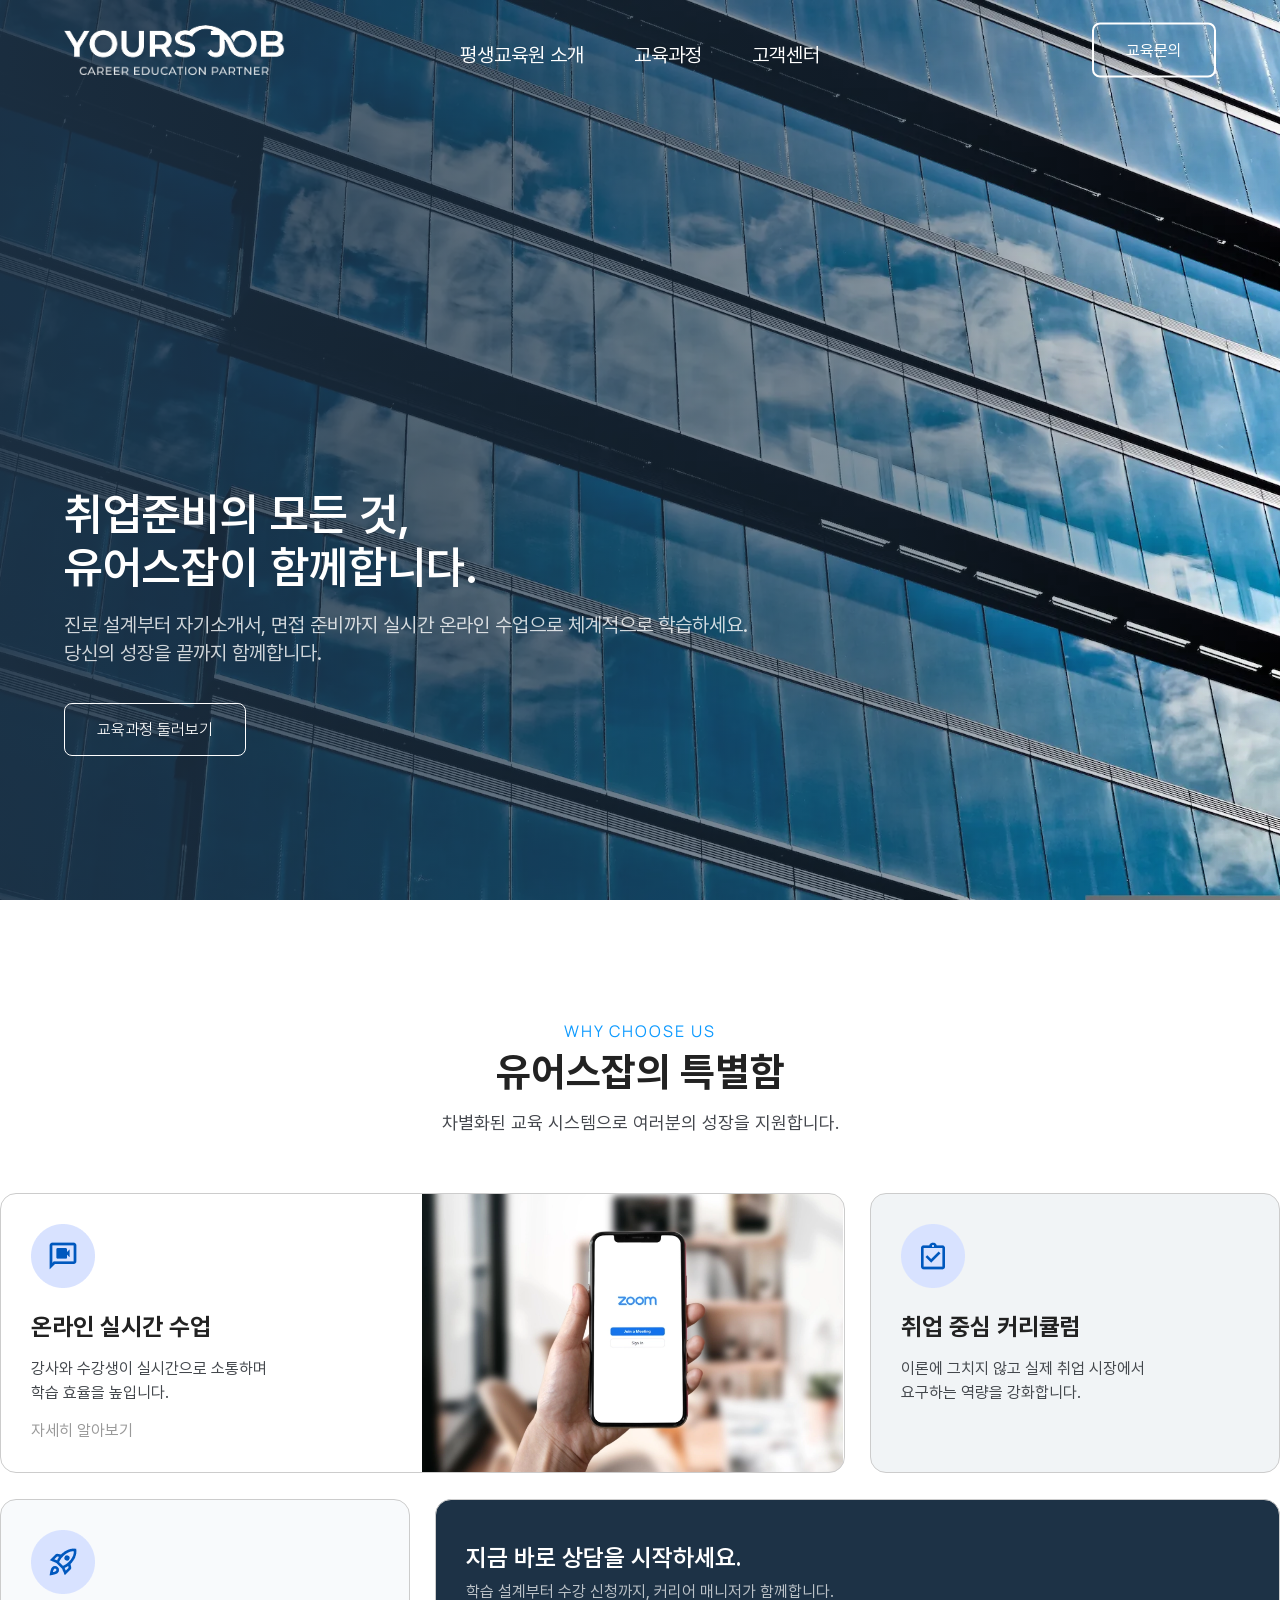
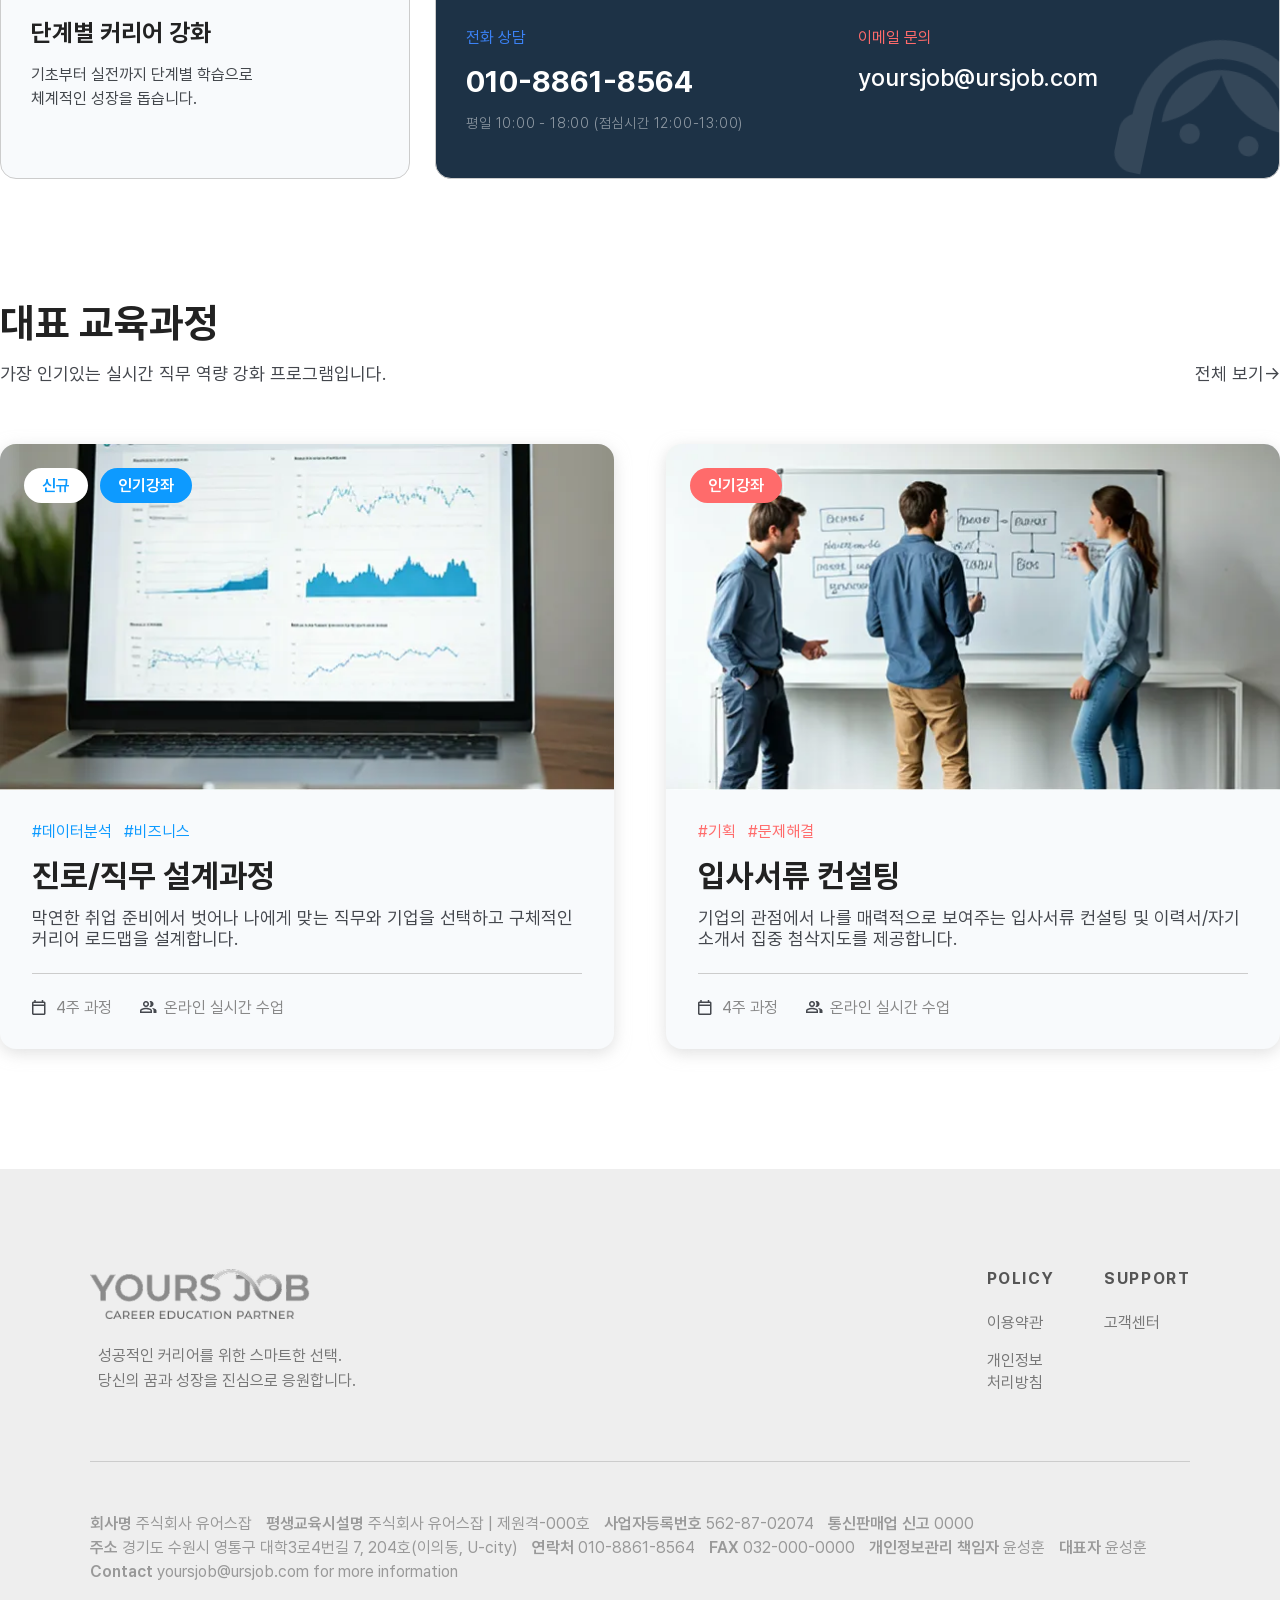
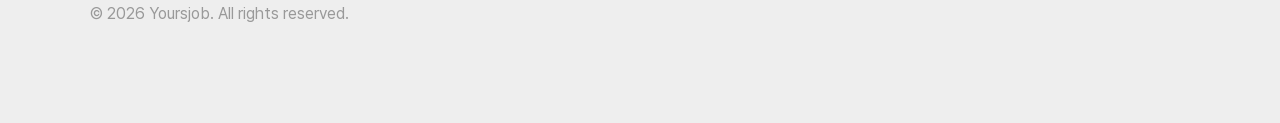
<file: index.html>
<!DOCTYPE html>
<html lang="ko">

<head>
    <meta charset="UTF-8">
    <meta name="viewport" content="width=device-width, initial-scale=1.0, user-scalable=no">
    <title>유어스잡 원격평생교육원</title>

    <link rel="stylesheet" href="css/reset.css">
    <link rel="stylesheet" href="css/common.css">
    <link rel="stylesheet" href="css/header.css">
    <link rel="stylesheet" href="css/index.css">
    <link rel="stylesheet" href="css/footer.css">

    <script src="script/jquery-1.12.4.min.js"></script>
    <script src="script/index.js"></script>
</head>

<body>

    <!-- Header -->
    <header>
        <div class="inner clearfix">
            <h1 class="logo"><a href="index.html"><img src="images/common/LOGO_white.png" alt="유어스잡 로고"></a></h1>

            <nav>
                <ul class="gnb">
                    <li><a href="contents/about.html">평생교육원 소개</a></li>
                    <li><a href="contents/course.html">교육과정</a></li>
                    <li><a href="contents/contact.html">고객센터</a></li>
                </ul>
            </nav>

            <div class="contact"><a href="#">교육문의</a></div>
        </div>
    </header>


    <main>
        <div class="inbox">
            <div class="main-intro">
                <h2>
                    취업준비의 모든 것,<br>
                    유어스잡이 함께합니다.
                </h2>
                <p>
                    진로 설계부터 자기소개서, 면접 준비까지 실시간 온라인 수업으로
                    체계적으로 학습하세요.<br>당신의 성장을 끝까지 함께합니다.
                </p>
                <a href="contents/course.html">교육과정 둘러보기</a>
            </div>
        </div>
    </main>

    <section>
        <!-- article 1. 특별함 -->
        <article class="why-us">
            <div class="top">
                <h2 class="title">
                    <span>WHY CHOOSE US</span>
                    <span>유어스잡의 특별함</span>
                </h2>
                <p class="des">차별화된 교육 시스템으로 여러분의 성장을 지원합니다.</p>
            </div>

            <div class="content clearfix">

                <div class="con-box1">
                    <img src="images/index/feature1.png" alt="" class="icon">
                    <h3 class="title">온라인 실시간 수업</h3>
                    <p class="des">강사와 수강생이 실시간으로 소통하며<br>학습 효율을 높입니다.</p>
                    <a href="contents/course.html" class="link">자세히 알아보기</a>
                </div>

                <div class="con-box2">
                    <img src="images/index/feature2.png" alt="" class="icon">
                    <h3 class="title">취업 중심 커리큘럼</h3>
                    <p class="des">이론에 그치지 않고 실제 취업 시장에서<br>요구하는 역량을 강화합니다.</p>
                </div>

                <div class="con-box3">
                    <img src="images/index/feature3.png" alt="" class="icon">
                    <h3 class="title">단계별 커리어 강화</h3>
                    <p class="des">기초부터 실전까지 단계별 학습으로<br>체계적인 성장을 돕습니다.</p>
                </div>

                <div class="con-box4">
                    <div class="inbox">
                        <h3 class="title">지금 바로 상담을 시작하세요.</h3>
                        <p class="des">학습 설계부터 수강 신청까지, 커리어 매니저가 함께합니다.</p>

                        <div class="channel clearfix">
                            <div class="tel">
                                <h4 class="type">전화 상담</h4>
                                <p>010-8861-8564</p>
                                <p><span class="small">평일 10:00 - 18:00 (점심시간 12:00-13:00)</span></p>
                            </div>
                            <div class="email">
                                <h4 class="type">이메일 문의</h4>
                                <p><a href="mailto:yoursjob@ursjob.com">yoursjob@ursjob.com</a></p>
                            </div>
                        </div>
                    </div>
                </div>
            </div>
        </article>

        <!-- article 2. 교육과정 -->
        <article class="course">
            <div class="top">
                <h2 class="title">대표 교육과정</h2>
                <p class="des">가장 인기있는 실시간 직무 역량 강화 프로그램입니다.</p>
                <a href="contents/course.html" class="more-link">전체 보기→</a>
            </div>

            <div class="content">
                <ul class="course-list">

                    <!-- Course 1 -->
                    <li class="course-card c1">
                        <div class="card-img">
                            <a href="contents/course-detail.html"><img src="images/index/thumb1.webp" alt="진로 상담 이미지"></a>
                            <div class="tag-group">
                                <span class="tag new">신규</span>
                                <span class="tag popular">인기강좌</span>
                            </div>
                        </div>

                        <div class="card-body">
                            <p class="category"><span>#데이터분석</span> <span>#비즈니스</span></p>
                            <h3 class="title">진로/직무 설계과정</h3>
                            <p class="des">막연한 취업 준비에서 벗어나 나에게 맞는 직무와 기업을 선택하고 구체적인 커리어 로드맵을 설계합니다.</p>

                            <div class="info">
                                <p>4주 과정</p>
                                <p>온라인 실시간 수업</p>
                            </div>
                        </div>
                    </li>

                    <!-- Course 2 -->
                    <li class="course-card c2">
                        <div class="card-img">
                            <a href="contents/course-detail.html"><img src="images/index/thumb2.webp" alt="입사서류 컨설팅 이미지"></a>
                            <div class="tag-group">
                                <span class="tag popular">인기강좌</span>
                            </div>
                        </div>

                        <div class="card-body">
                            <p class="category"><span>#기획</span> <span>#문제해결</span></p>
                            <h3 class="title">입사서류 컨설팅</h3>
                            <p class="des">기업의 관점에서 나를 매력적으로 보여주는 입사서류 컨설팅 및 이력서/자기소개서 집중 첨삭지도를 제공합니다.</p>

                            <div class="info">
                                <p>4주 과정</p>
                                <p>온라인 실시간 수업</p>
                            </div>
                        </div>
                    </li>

                </ul>
            </div>
        </article>
    </section>


    <!-- modal -->
    <div id="modal">
        <div class="popup">

            <div class="top">
                <h4>대학교육 및 기업/단체교육 문의</h4>
                <p>
                    맞춤별 교육 프로그램 운영이 가능합니다.<br>
                    상세한 교육 문의는 <strong>010-8861-8564</strong> 또는<br>
                    <strong>yoursjob@ursjob.com</strong> 연락 바랍니다.
                </p>
            </div>

            <div class="bottom"><button class="close">닫기</button></div>

        </div>
    </div>


    <!-- Footer -->
    <footer>
        <div class="inner">
            <div class="footer-top clearfix">
                <div class="left-box">
                    <h2><img src="images/common/LOGO_gray.png" alt="유어스잡 로고"></h2>
                    <p>성공적인 커리어를 위한 스마트한 선택.<br>당신의 꿈과 성장을 진심으로 응원합니다.</p>
                </div>

                <div class="right-box">
                    <div class="link-group">
                        <h3>POLICY</h3>
                        <ul>
                            <li><a href="policy/terms.html">이용약관</a></li>
                            <li><a href="policy/privacy.html">개인정보<br>처리방침</a></li>
                        </ul>
                    </div>
                    <div class="link-group">
                        <h3>SUPPORT</h3>
                        <ul>
                            <li><a href="contents/contact.html">고객센터</a></li>
                        </ul>
                    </div>
                </div>
            </div>

            <div class="footer-bottom">

                <div class="company-info">
                    <p><b>회사명</b> 주식회사 유어스잡</p>
                    <p><b>평생교육시설명</b> 주식회사 유어스잡 | 제원격-000호</p>
                    <p><b>사업자등록번호</b> 562-87-02074</p>
                    <p><b>통신판매업 신고</b> 0000</p>
                    <br>
                    <p><b>주소</b> 경기도 수원시 영통구 대학3로4번길 7, 204호(이의동, U-city)</p>
                    <p><b>연락처</b> 010-8861-8564</p>
                    <p><b>FAX</b> 032-000-0000</p>
                    <p><b>개인정보관리 책임자</b> 윤성훈</p>
                    <p><b>대표자</b> 윤성훈</p>
                    <br>
                    <p><b>Contact</b> yoursjob@ursjob.com for more information</p>
                </div>

                <p class="copy">&copy; 2026 Yoursjob. All rights reserved.</p>
            </div>
        </div>
    </footer>

</body>

</html>
</file>
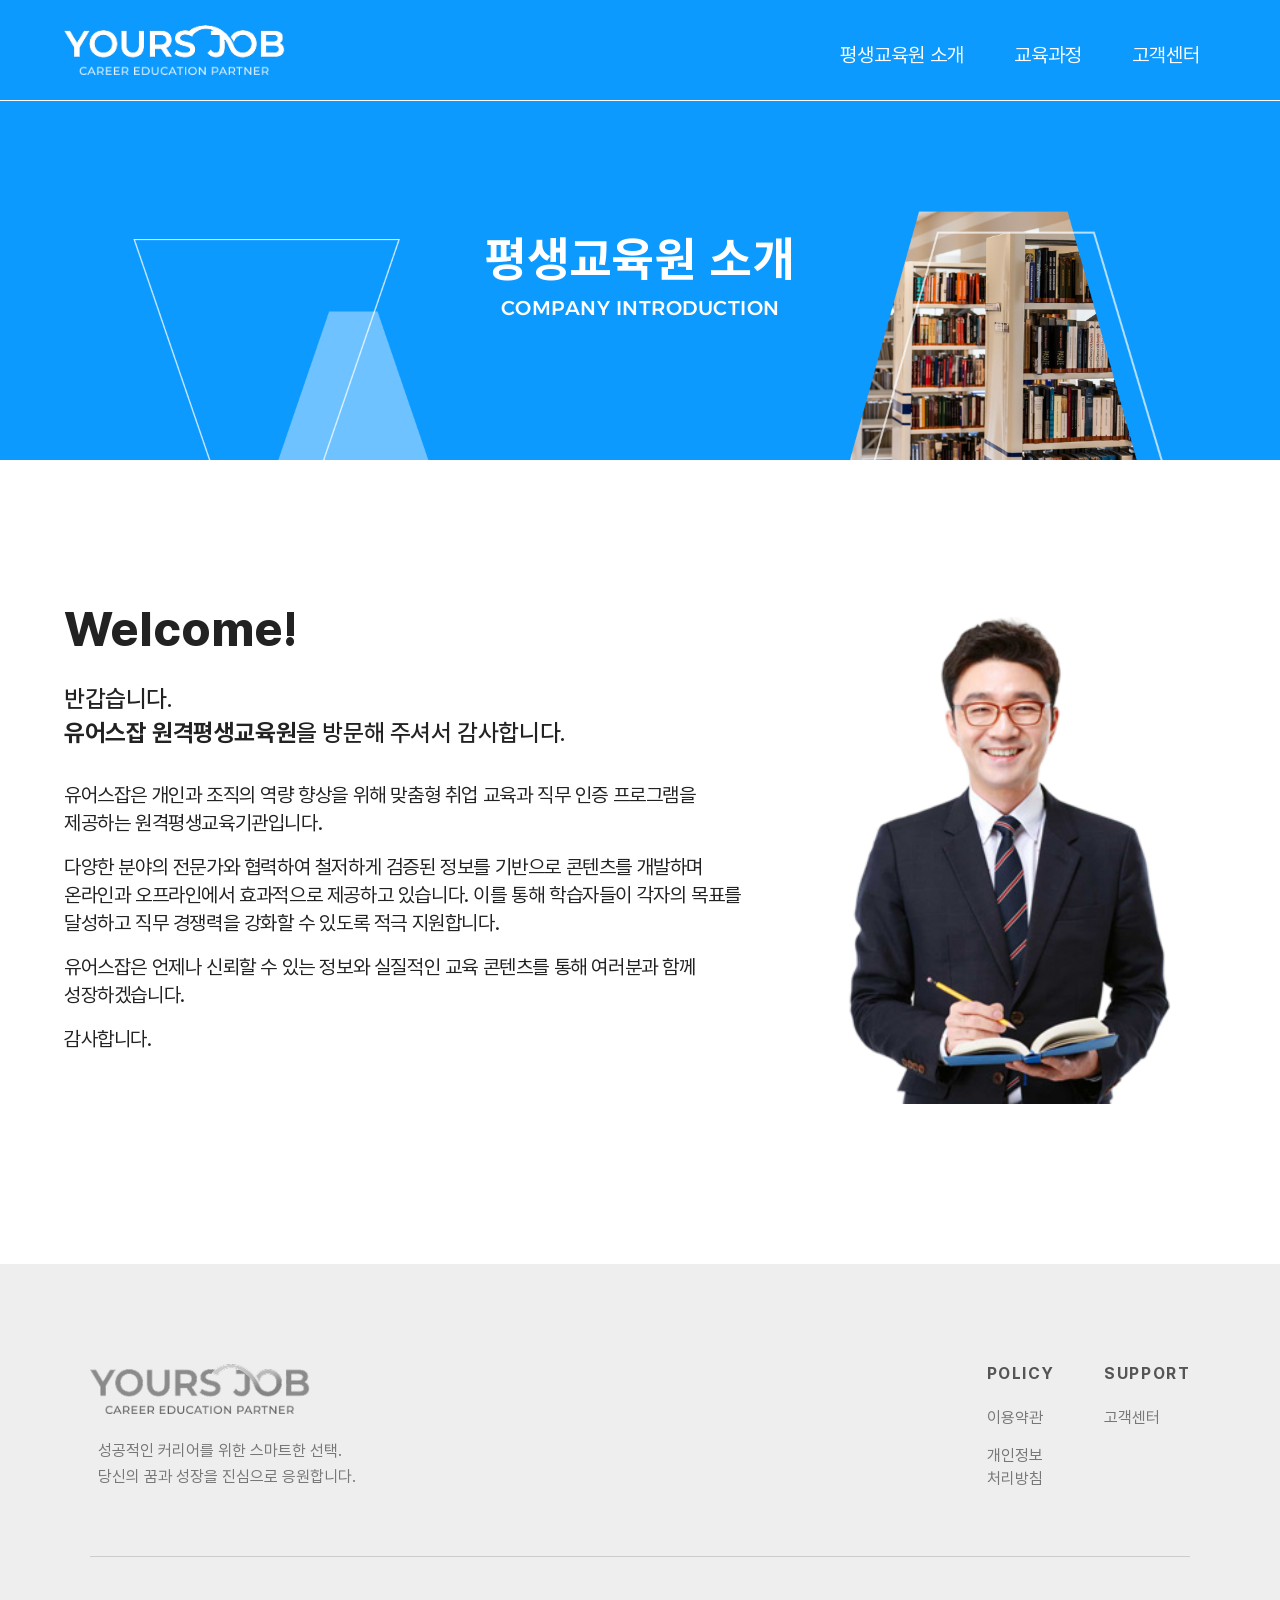
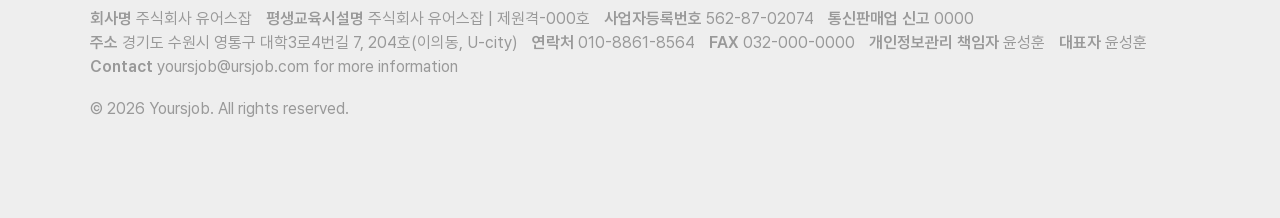
<file: contents/about.html>
<!DOCTYPE html>
<html lang="ko">
<head>
    <meta charset="UTF-8">
    <meta name="viewport" content="width=device-width, initial-scale=1.0">
    <title>유어스잡 원격평생교육원</title>

    <!-- 구글웹폰트 : Alexandria -->
    <link rel="preconnect" href="https://fonts.googleapis.com">
    <link rel="preconnect" href="https://fonts.gstatic.com" crossorigin>
    <link href="https://fonts.googleapis.com/css2?family=Alexandria:wght@100..900&display=swap" rel="stylesheet">

    <link rel="stylesheet" href="../css/reset.css">
    <link rel="stylesheet" href="../css/common.css">
    <link rel="stylesheet" href="../css/header.css">
    <link rel="stylesheet" href="css/about.css">
    <link rel="stylesheet" href="../css/footer.css">
</head>
<body>

    <!-- Header -->
    <header>
        <div class="inner clearfix">
            <h1 class="logo"><a href="../index.html"><img src="../images/common/LOGO_white.png" alt="유어스잡 로고"></a></h1>
    
            <nav>
                <ul class="gnb">
                    <li><a href="about.html">평생교육원 소개</a></li>
                    <li><a href="course.html">교육과정</a></li>
                    <li><a href="contact.html">고객센터</a></li>
                </ul>
            </nav>
    
            <div class="contact"><a href="#">교육문의</a></div>
        </div>
    </header>

    <!-- 서브 상단 : 공통으로 사용! -->
    <section class="sub-top">
        <div class="page-title">
            <h2 class="ko-title">평생교육원 소개</h2>
            <h2 class="en-title">COMPANY INTRODUCTION</h2>
        </div>
    </section>

    <!-- 서브 본문 -->
    <section class="content">
        <div class="inbox clearfix">
            <div class="txt-box">
                <h3>Welcome!</h3>

                <p class="greeting">
                    반갑습니다.<br>
                    <b>유어스잡 원격평생교육원</b>을 방문해 주셔서 감사합니다.
                </p>

                <p>유어스잡은 개인과 조직의 역량 향상을 위해 맞춤형 취업 교육과 직무 인증 프로그램을 제공하는 원격평생교육기관입니다.</p>
                <p>다양한 분야의 전문가와 협력하여 철저하게 검증된 정보를 기반으로
                콘텐츠를 개발하며 온라인과 오프라인에서 효과적으로 제공하고 있습니다.
                이를 통해 학습자들이 각자의 목표를 달성하고 직무 경쟁력을 강화할 수
                있도록 적극 지원합니다.</p>
                <p>유어스잡은 언제나 신뢰할 수 있는 정보와 실질적인 교육 콘텐츠를 통해
                여러분과 함께 성장하겠습니다.</p>
                <p>감사합니다.</p>
            </div>

            <div class="img-box"><img src="images/ceo.png" alt="유어스잡 대표사진"></div>
        </div>
    </section>


    <!-- Footer -->
    <footer>
        <div class="inner">
            <div class="footer-top clearfix">
                <div class="left-box">
                    <h2><img src="../images/common/LOGO_gray.png" alt="유어스잡 로고"></h2>
                    <p>성공적인 커리어를 위한 스마트한 선택.<br>당신의 꿈과 성장을 진심으로 응원합니다.</p>
                </div>
    
                <div class="right-box">
                    <div class="link-group">
                        <h3>POLICY</h3>
                        <ul>
                            <li><a href="../policy/terms.html">이용약관</a></li>
                            <li><a href="../policy/privacy.html">개인정보<br>처리방침</a></li>
                        </ul>
                    </div>
                    <div class="link-group">
                        <h3>SUPPORT</h3>
                        <ul>
                            <li><a href="contact.html">고객센터</a></li>
                        </ul>
                    </div>
                </div>
            </div>
    
            <div class="footer-bottom">
    
                <div class="company-info">
                    <p><b>회사명</b> 주식회사 유어스잡</p>
                    <p><b>평생교육시설명</b> 주식회사 유어스잡 | 제원격-000호</p>
                    <p><b>사업자등록번호</b> 562-87-02074</p>
                    <p><b>통신판매업 신고</b> 0000</p>
                    <br>
                    <p><b>주소</b> 경기도 수원시 영통구 대학3로4번길 7, 204호(이의동, U-city)</p>
                    <p><b>연락처</b> 010-8861-8564</p>
                    <p><b>FAX</b> 032-000-0000</p>
                    <p><b>개인정보관리 책임자</b> 윤성훈</p>
                    <p><b>대표자</b> 윤성훈</p>
                    <br>
                    <p><b>Contact</b> yoursjob@ursjob.com for more information</p>
                </div>
    
                <p class="copy">&copy; 2026 Yoursjob. All rights reserved.</p>
            </div>
        </div>
    </footer>


    
</body>
</html>
</file>
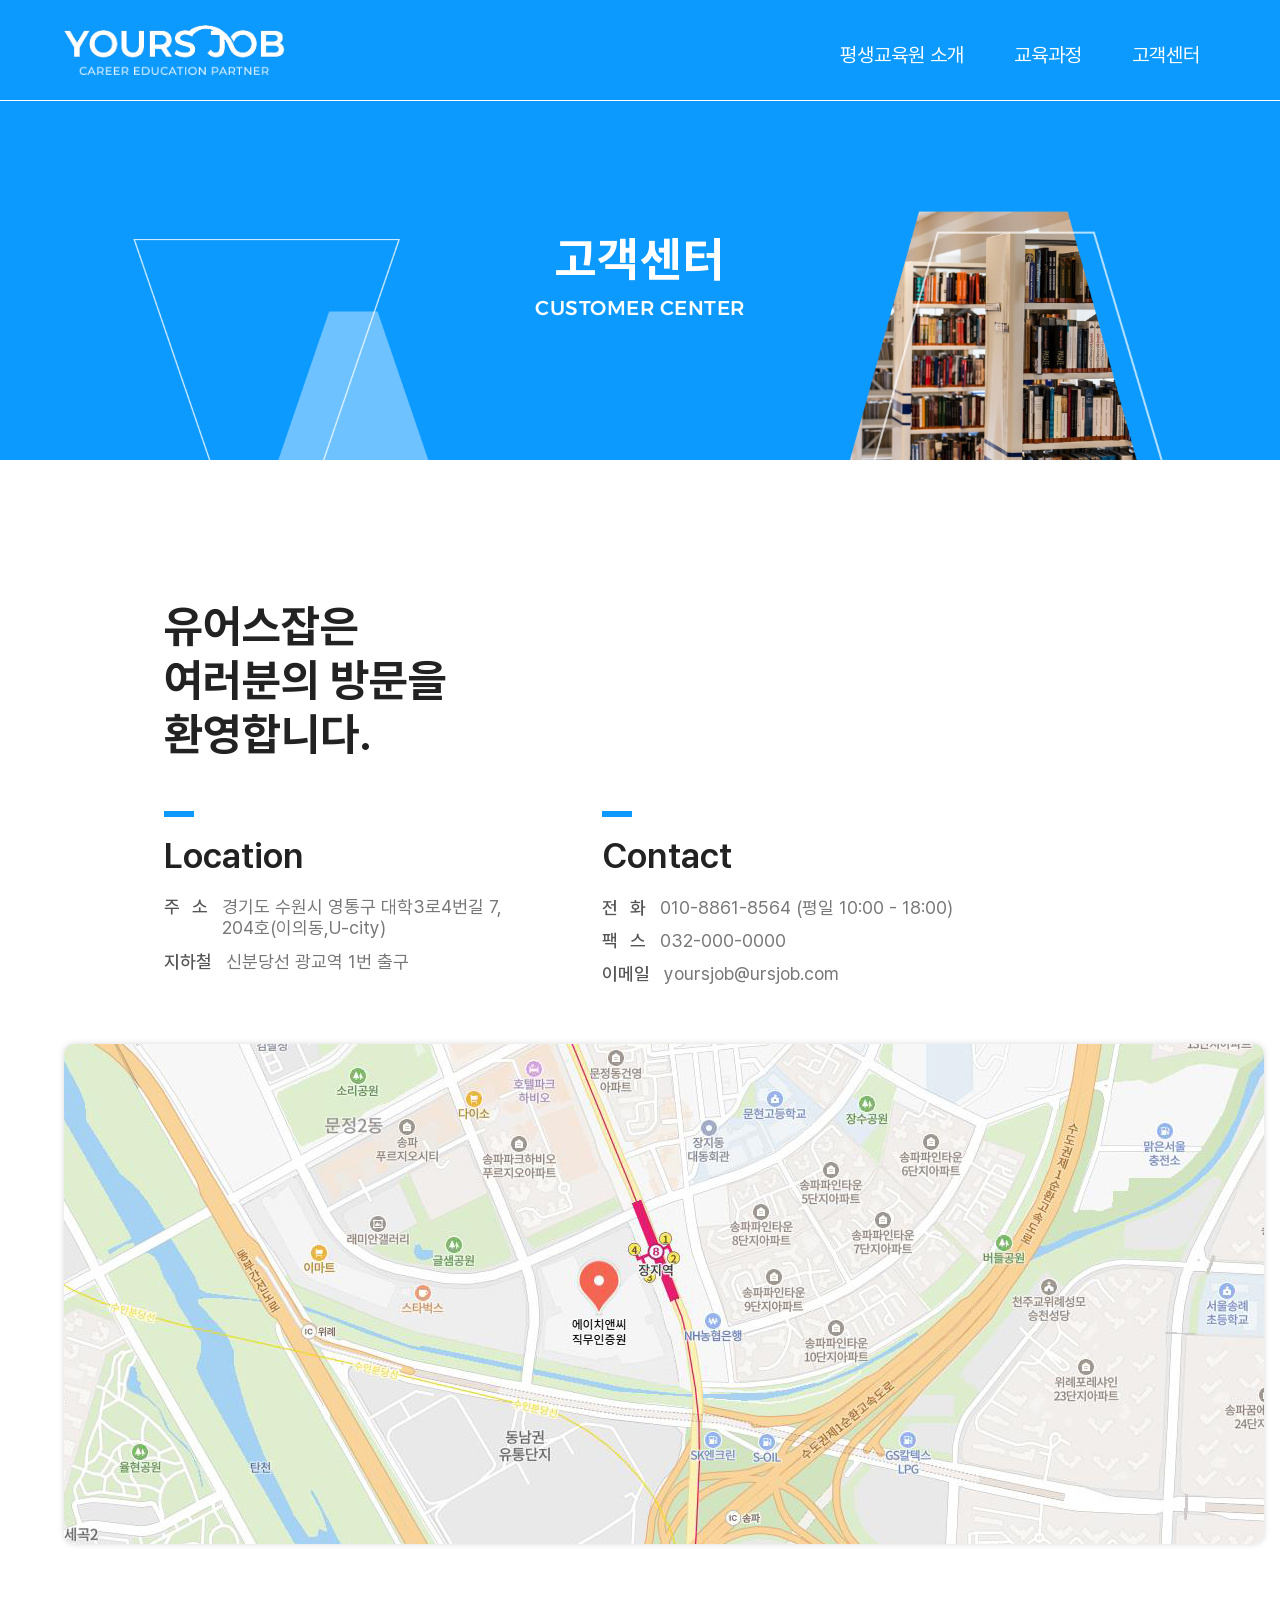
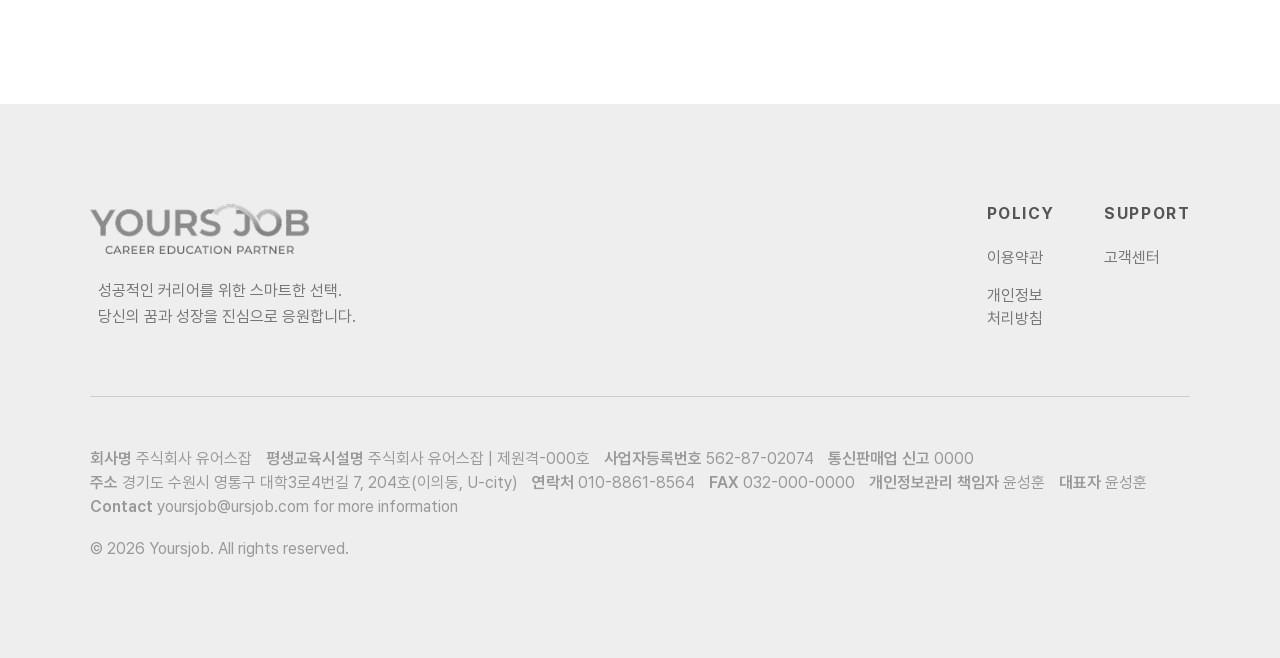
<file: contents/contact.html>
<!DOCTYPE html>
<html lang="ko">

<head>
    <meta charset="UTF-8">
    <meta name="viewport" content="width=device-width, initial-scale=1.0">
    <title>유어스잡 원격평생교육원</title>

    <!-- 구글웹폰트 : Alexandria -->
    <link rel="preconnect" href="https://fonts.googleapis.com">
    <link rel="preconnect" href="https://fonts.gstatic.com" crossorigin>
    <link href="https://fonts.googleapis.com/css2?family=Alexandria:wght@100..900&display=swap" rel="stylesheet">

    <link rel="stylesheet" href="../css/reset.css">
    <link rel="stylesheet" href="../css/common.css">
    <link rel="stylesheet" href="../css/header.css">
    <link rel="stylesheet" href="css/contact.css">
    <link rel="stylesheet" href="../css/footer.css">
</head>

<body>
    <!-- Header -->
    <header>
        <div class="inner clearfix">
            <h1 class="logo"><a href="../index.html"><img src="../images/common/LOGO_white.png" alt="유어스잡 로고"></a></h1>

            <nav>
                <ul class="gnb">
                    <li><a href="about.html">평생교육원 소개</a></li>
                    <li><a href="course.html">교육과정</a></li>
                    <li><a href="contact.html">고객센터</a></li>
                </ul>
            </nav>

            <div class="contact"><a href="#">교육문의</a></div>
        </div>
    </header>

    <!-- Section content -->
    <!-- 서브페이지 공통 상단 -->
    <section class="sub-top">
        <div class="page-title">
            <h2 class="ko-title">고객센터</h2>
            <h2 class="en-title">CUSTOMER CENTER</h2>
        </div>
    </section>

    <section class="content">
        <div class="inbox">

            <div class="company">
                <h3 class="title">
                    유어스잡은<br>
                    여러분의 방문을<br>
                    환영합니다.
                </h3>

                <div class="info clearfix">
                    <div class="location">
                        <h4>Location</h4>

                        <ul>
                            <li class="address">
                                <p>주&nbsp;&nbsp;&nbsp;소</p>
                                <p>경기도 수원시 영통구 대학3로4번길 7,<br>204호(이의동,U-city)</p>
                            </li>
                            <li>
                                <p>지하철</p>
                                <p>신분당선 광교역 1번 출구</p>
                            </li>
                        </ul>
                    </div>

                    <div class="contact">
                        <h4>Contact</h4>

                        <ul>
                            <li>
                                <p>전&nbsp;&nbsp;&nbsp;화</p>
                                <p>010-8861-8564 (평일 10:00 - 18:00)</p>
                            </li>
                            <li>
                                <p>팩&nbsp;&nbsp;&nbsp;스</p>
                                <p>032-000-0000</p>
                            </li>
                            <li>
                                <p>이메일</p>
                                <p>yoursjob@ursjob.com</p>
                            </li>
                        </ul>
                    </div>
                </div>
            </div>


            <div class="map">
                <img src="images/map_1200.jpg" alt="">
            </div>
        </div>


    </section>


    <!-- //Section content -->

    <!-- Footer -->
    <footer>
        <div class="inner">
            <div class="footer-top clearfix">
                <div class="left-box">
                    <h2><img src="../images/common/LOGO_gray.png" alt="유어스잡 로고"></h2>
                    <p>성공적인 커리어를 위한 스마트한 선택.<br>당신의 꿈과 성장을 진심으로 응원합니다.</p>
                </div>
    
                <div class="right-box">
                    <div class="link-group">
                        <h3>POLICY</h3>
                        <ul>
                            <li><a href="../policy/terms.html">이용약관</a></li>
                            <li><a href="../policy/privacy.html">개인정보<br>처리방침</a></li>
                        </ul>
                    </div>
                    <div class="link-group">
                        <h3>SUPPORT</h3>
                        <ul>
                            <li><a href="contact.html">고객센터</a></li>
                        </ul>
                    </div>
                </div>
            </div>
    
            <div class="footer-bottom">
    
                <div class="company-info">
                    <p><b>회사명</b> 주식회사 유어스잡</p>
                    <p><b>평생교육시설명</b> 주식회사 유어스잡 | 제원격-000호</p>
                    <p><b>사업자등록번호</b> 562-87-02074</p>
                    <p><b>통신판매업 신고</b> 0000</p>
                    <br>
                    <p><b>주소</b> 경기도 수원시 영통구 대학3로4번길 7, 204호(이의동, U-city)</p>
                    <p><b>연락처</b> 010-8861-8564</p>
                    <p><b>FAX</b> 032-000-0000</p>
                    <p><b>개인정보관리 책임자</b> 윤성훈</p>
                    <p><b>대표자</b> 윤성훈</p>
                    <br>
                    <p><b>Contact</b> yoursjob@ursjob.com for more information</p>
                </div>
    
                <p class="copy">&copy; 2026 Yoursjob. All rights reserved.</p>
            </div>
        </div>
    </footer>

</body>

</html>
</file>
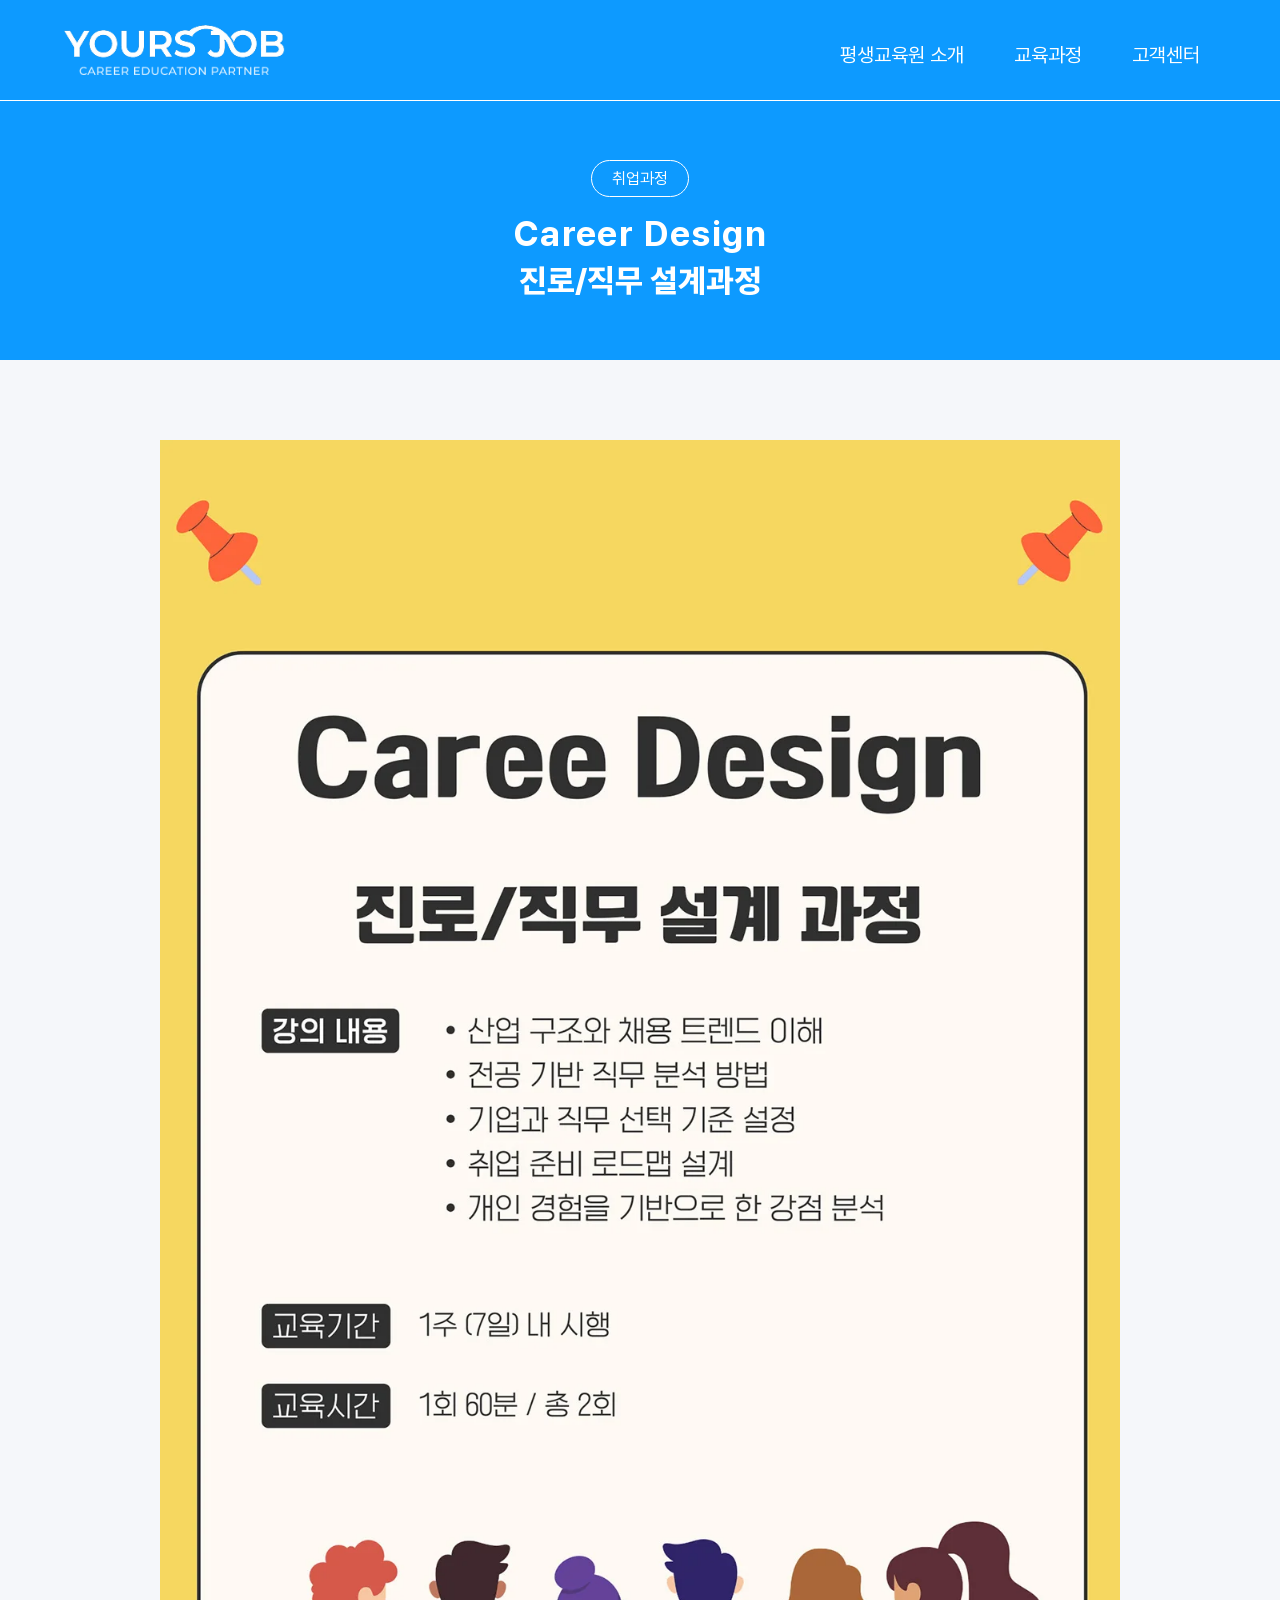
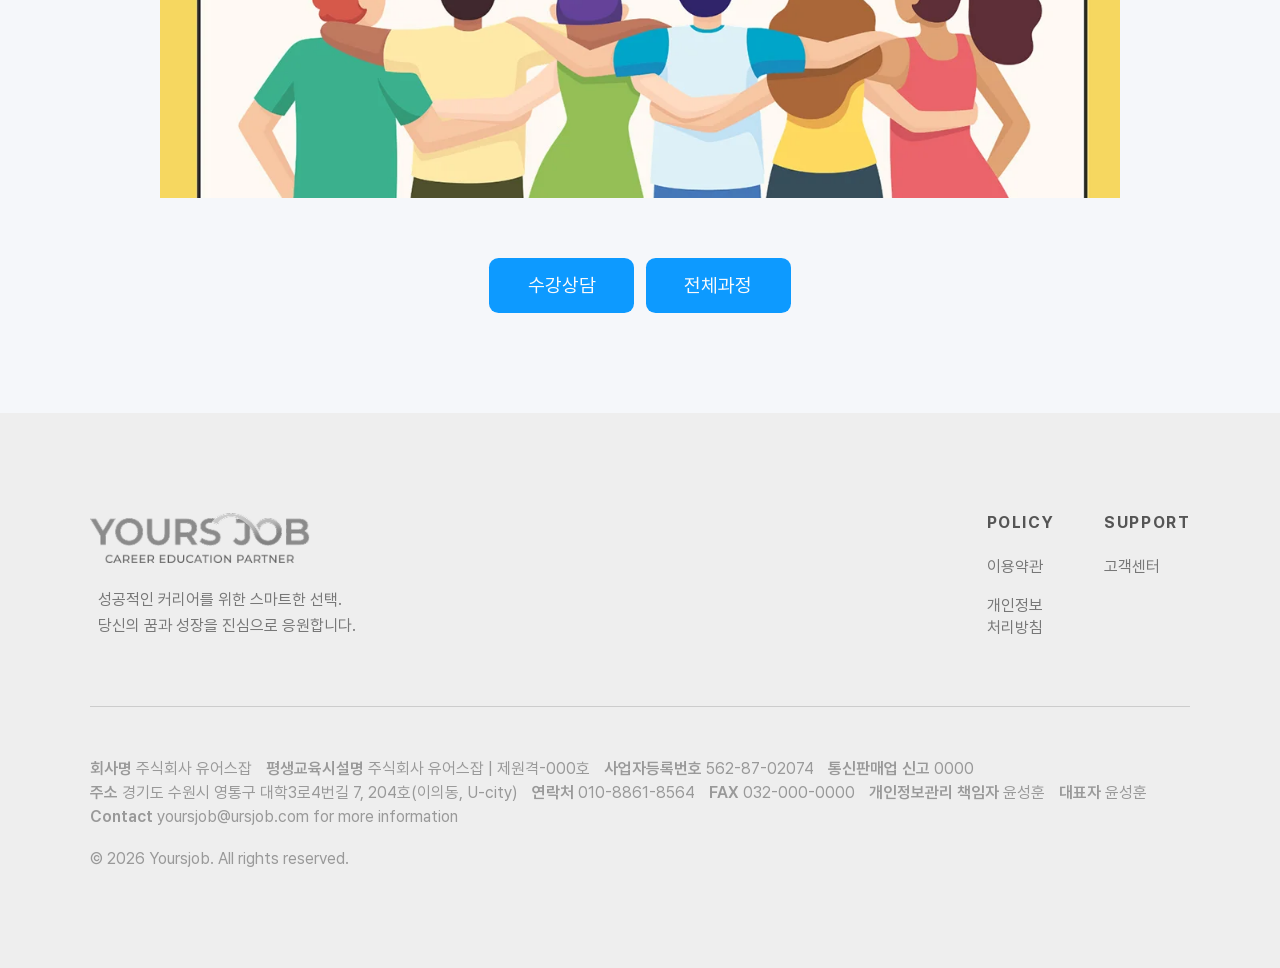
<file: contents/course-detail.html>
<!DOCTYPE html>
<html lang="ko">

<head>
    <meta charset="UTF-8" />
    <meta name="viewport" content="width=device-width, initial-scale=1.0" />
    <title>유어스잡 원격평생교육원</title>

    <!-- 구글웹폰트 : Alexandria -->
    <link rel="preconnect" href="https://fonts.googleapis.com">
    <link rel="preconnect" href="https://fonts.gstatic.com" crossorigin>
    <link href="https://fonts.googleapis.com/css2?family=Alexandria:wght@100..900&display=swap" rel="stylesheet">

    <link rel="stylesheet" href="../css/reset.css">
    <link rel="stylesheet" href="../css/common.css">
    <link rel="stylesheet" href="../css/header.css">
    <link rel="stylesheet" href="css/course-detail.css">
    <link rel="stylesheet" href="../css/footer.css">

    <script src="../script/jquery-1.12.4.min.js"></script>
    <script src="../script/edu-detail.js"></script>
</head>

<body>
    <!-- Header -->
    <header>
        <div class="inner clearfix">
            <h1 class="logo"><a href="../index.html"><img src="../images/common/LOGO_white.png" alt="유어스잡 로고"></a></h1>

            <nav>
                <ul class="gnb">
                    <li><a href="about.html">평생교육원 소개</a></li>
                    <li><a href="course.html">교육과정</a></li>
                    <li><a href="contact.html">고객센터</a></li>
                </ul>
            </nav>

            <div class="contact"><a href="#">교육문의</a></div>
        </div>
    </header>


    <!-- 과정 상세페이지 -->
    <section class="course-detail">

        <!-- 상세페이지 상단 타이틀 -->
        <div class="course-title">
            <p class="category">취업과정</p>
            <h2 class="en-title">Career Design</h2>
            <h2 class="ko-title">진로/직무 설계과정</h2>
        </div>

        <!-- 상세페이지 본문 -->
        <div class="course-content">
            <div class="inbox">
                <img src="images/course-detail/career-design.webp" alt="Career Design 강의 상세안내">

                <div class="btngrp">
                    <a href="#" class="btn consult">수강상담</a>
                    <a href="course.html" class="btn course-list">전체과정</a>
                </div>
            </div>
        </div>

    </section>


    <!-- 수강상담 팝업 -->
    <div id="modal">
        <div class="popup">

            <div class="cont">
                <p>
                    전화상담이 필수입니다.<br>
                    <strong>010-8861-8564</strong>으로 연락 주시기 바랍니다.
                </p>

                <p><span>통화가능시간</span> 평일 10:00 ~ 17:00</p>
            </div>

            <button class="close">닫기</button>
        </div>
    </div>

    <!-- Footer -->
    <footer>
        <div class="inner">
            <div class="footer-top clearfix">
                <div class="left-box">
                    <h2><img src="../images/common/LOGO_gray.png" alt="유어스잡 로고"></h2>
                    <p>성공적인 커리어를 위한 스마트한 선택.<br>당신의 꿈과 성장을 진심으로 응원합니다.</p>
                </div>
    
                <div class="right-box">
                    <div class="link-group">
                        <h3>POLICY</h3>
                        <ul>
                            <li><a href="../policy/terms.html">이용약관</a></li>
                            <li><a href="../policy/privacy.html">개인정보<br>처리방침</a></li>
                        </ul>
                    </div>
                    <div class="link-group">
                        <h3>SUPPORT</h3>
                        <ul>
                            <li><a href="contact.html">고객센터</a></li>
                        </ul>
                    </div>
                </div>
            </div>
    
            <div class="footer-bottom">
    
                <div class="company-info">
                    <p><b>회사명</b> 주식회사 유어스잡</p>
                    <p><b>평생교육시설명</b> 주식회사 유어스잡 | 제원격-000호</p>
                    <p><b>사업자등록번호</b> 562-87-02074</p>
                    <p><b>통신판매업 신고</b> 0000</p>
                    <br>
                    <p><b>주소</b> 경기도 수원시 영통구 대학3로4번길 7, 204호(이의동, U-city)</p>
                    <p><b>연락처</b> 010-8861-8564</p>
                    <p><b>FAX</b> 032-000-0000</p>
                    <p><b>개인정보관리 책임자</b> 윤성훈</p>
                    <p><b>대표자</b> 윤성훈</p>
                    <br>
                    <p><b>Contact</b> yoursjob@ursjob.com for more information</p>
                </div>
    
                <p class="copy">&copy; 2026 Yoursjob. All rights reserved.</p>
            </div>
        </div>
    </footer>
</body>

</html>
</file>
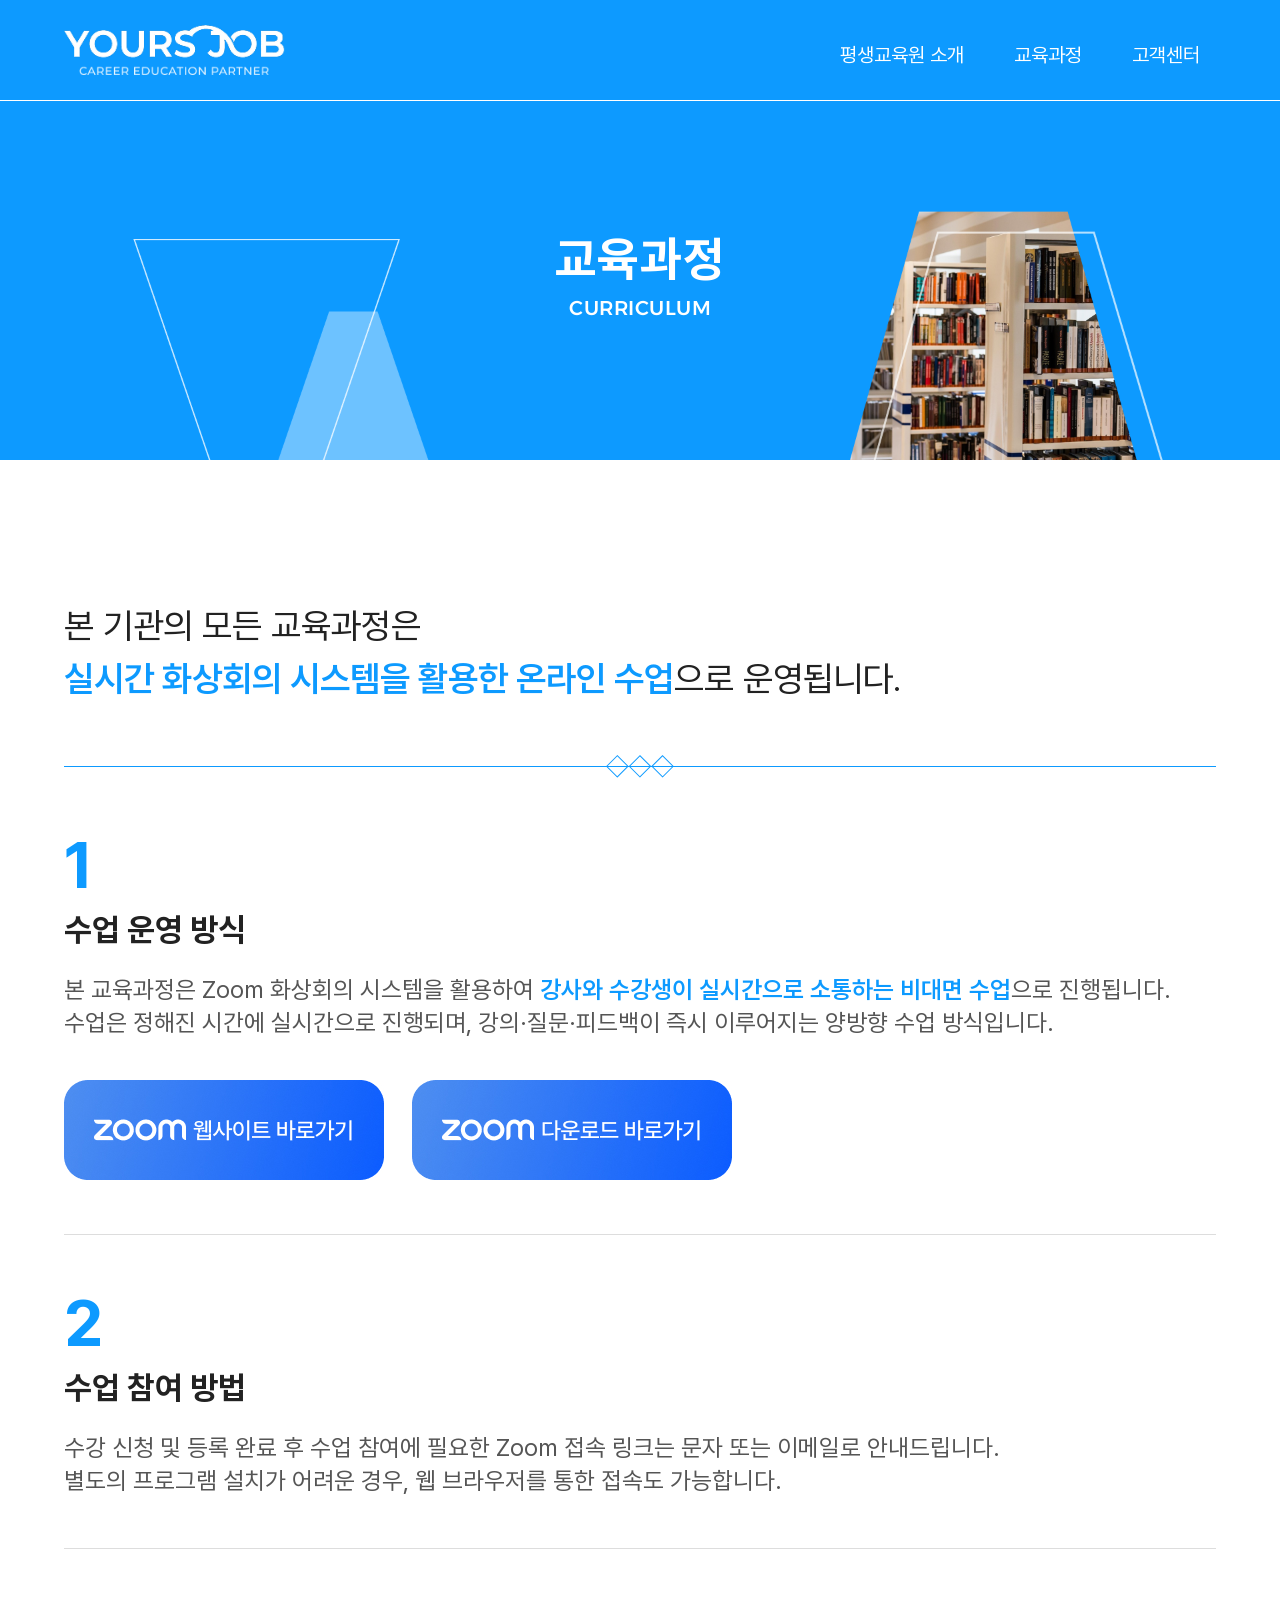
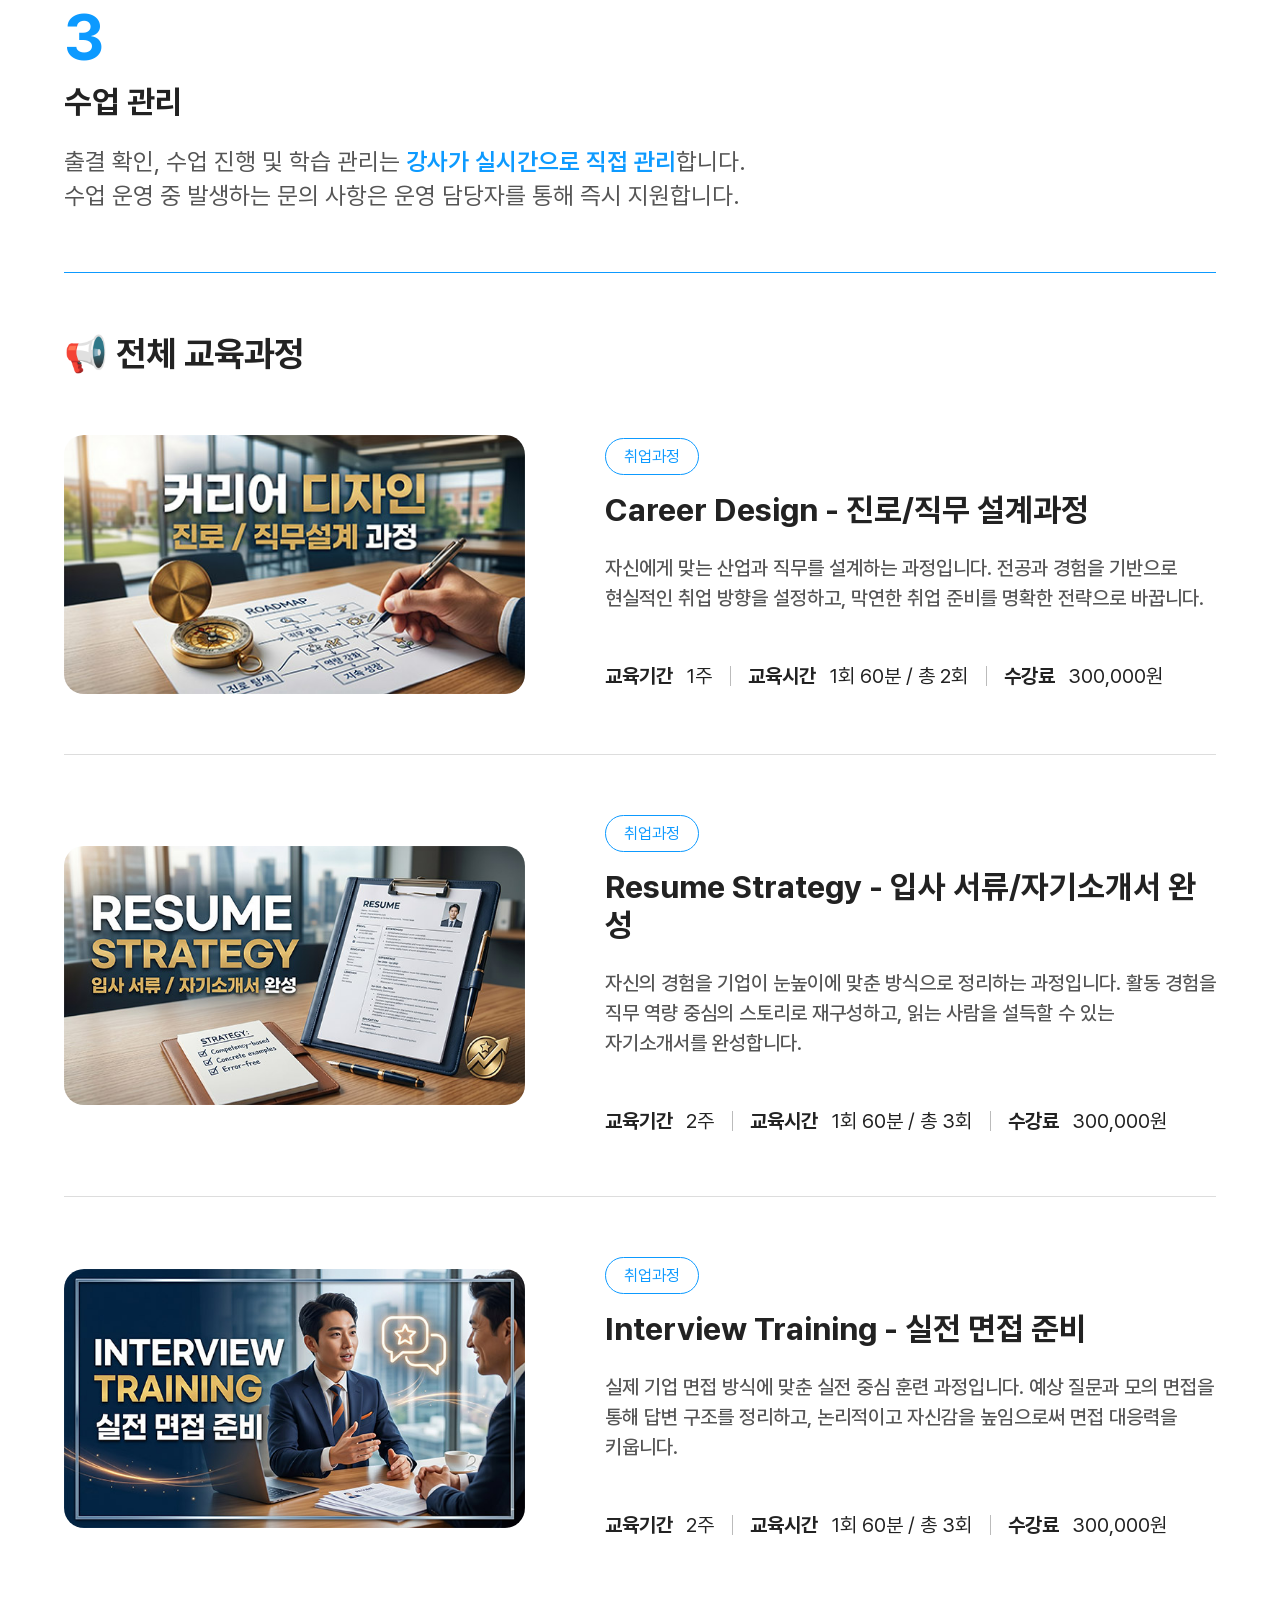
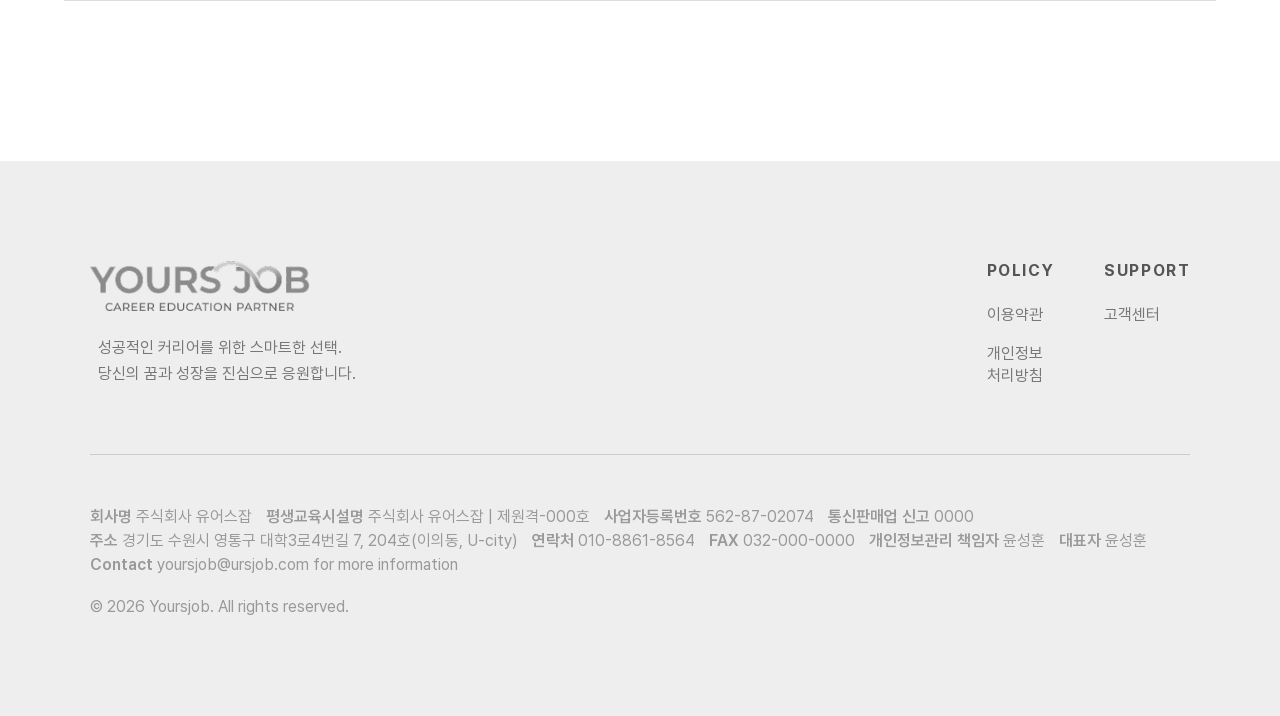
<file: contents/course.html>
<!DOCTYPE html>
<html lang="ko">

<head>
    <meta charset="UTF-8">
    <meta name="viewport" content="width=device-width, initial-scale=1.0">
    <title>유어스잡 원격평생교육원</title>
    
    <!-- 구글웹폰트 : Alexandria -->
    <link rel="preconnect" href="https://fonts.googleapis.com">
    <link rel="preconnect" href="https://fonts.gstatic.com" crossorigin>
    <link href="https://fonts.googleapis.com/css2?family=Alexandria:wght@100..900&display=swap" rel="stylesheet">
    
    <link rel="stylesheet" href="../css/reset.css">
    <link rel="stylesheet" href="../css/common.css">
    <link rel="stylesheet" href="../css/header.css">
    <link rel="stylesheet" href="css/course.css">
    <link rel="stylesheet" href="../css/footer.css">
</head>

<body>
    <!-- Header -->
    <header>
        <div class="inner clearfix">
            <h1 class="logo"><a href="../index.html"><img src="../images/common/LOGO_white.png" alt="유어스잡 로고"></a></h1>
    
            <nav>
                <ul class="gnb">
                    <li><a href="about.html">평생교육원 소개</a></li>
                    <li><a href="course.html">교육과정</a></li>
                    <li><a href="contact.html">고객센터</a></li>
                </ul>
            </nav>
    
            <div class="contact"><a href="#">교육문의</a></div>
        </div>
    </header>

    <!-- Section content -->
    <!-- 서브페이지 공통 상단 -->
    <section class="sub-top">
        <div class="page-title">
            <h2 class="ko-title">교육과정</h2>
            <h2 class="en-title">CURRICULUM</h2>
        </div>
    </section>

    <section class="content">
        <!-- 수업 안내 -->
        <article class="con-box1">
            <p class="top">본 기관의 모든 교육과정은<br><span>실시간 화상회의 시스템을 활용한 온라인 수업</span>으로 운영됩니다.</p>

            <div class="step-box">
                <div class="step1">
                    <h4><span>1</span>수업 운영 방식</h4>
                    <p>
                        본 교육과정은 Zoom 화상회의 시스템을 활용하여 <span>강사와 수강생이 실시간으로 소통하는 비대면 수업</span>으로 진행됩니다.
                        <br>
                        수업은 정해진 시간에 실시간으로 진행되며, 강의·질문·피드백이 즉시 이루어지는 양방향 수업 방식입니다.
                    </p>

                    <ul class="zoom-link">
                        <li>
                            <a href="https://www.zoom.com/ko" target="_blank">
                                <img src="images/zoom_link1.jpg" alt="줌 웹사이트 바로가기">
                            </a>
                        </li>
                        <li>
                            <a href="https://zoom.us/ko/download" target="_blank">
                                <img src="images/zoom_link2.jpg" alt="줌 다운로드 바로가기">
                            </a>
                        </li>
                    </ul>
                </div>

                <div class="step2">
                    <h4><span>2</span>수업 참여 방법</h4>
                    <p>
                        수강 신청 및 등록 완료 후 수업 참여에 필요한 Zoom 접속 링크는 문자 또는 이메일로 안내드립니다.
                        <br>
                        별도의 프로그램 설치가 어려운 경우, 웹 브라우저를 통한 접속도 가능합니다.
                    </p>
                </div>

                <div class="step3">
                    <h4><span>3</span>수업 관리</h4>
                    <p>
                        출결 확인, 수업 진행 및 학습 관리는 <span>강사가 실시간으로 직접 관리</span>합니다.
                        <br>
                        수업 운영 중 발생하는 문의 사항은 운영 담당자를 통해 즉시 지원합니다.
                    </p>
                </div>
            </div>
        </article>

        <!-- 전체 교육과정 -->
        <article class="con-box2">
            <h3 class="art-title">📢 전체 교육과정</h3>

            <div class="tab-content">
                <ul class="course-list">
                    <li>
                        <div class="thumbnail"><img src="images/thumb_career.jpg" alt="썸네일"></div>

                        <div class="course-info">
                            <p class="category">취업과정</p>
                            <h4 class="title"><a href="course-detail.html">Career Design - 진로/직무 설계과정</a></h4>
                            <p class="des">자신에게 맞는 산업과 직무를 설계하는 과정입니다. 전공과 경험을 기반으로 현실적인 취업 방향을 설정하고, 막연한 취업 준비를 명확한
                                전략으로 바꿉니다.</p>

                            <div class="meta">
                                <p><b>교육기간</b> 1주</p>
                                <p><b>교육시간</b> 1회 60분 / 총 2회</p>
                                <p><b>수강료</b> 300,000원</p>
                            </div>
                        </div>
                    </li>

                    <li>
                        <div class="thumbnail"><img src="images/thumb_resume.jpg" alt="썸네일"></div>

                        <div class="course-info">
                            <p class="category">취업과정</p>
                            <h4 class="title"><a href="course-detail.html">Resume Strategy - 입사 서류/자기소개서 완성</a></h4>
                            <p class="des">자신의 경험을 기업이 눈높이에 맞춘 방식으로 정리하는 과정입니다. 활동 경험을 직무 역량 중심의 스토리로 재구성하고, 읽는 사람을 설득할
                                수 있는 자기소개서를 완성합니다.</p>

                            <div class="meta">
                                <p><b>교육기간</b> 2주</p>
                                <p><b>교육시간</b> 1회 60분 / 총 3회</p>
                                <p><b>수강료</b> 300,000원</p>
                            </div>
                        </div>
                    </li>

                    <li>
                        <div class="thumbnail"><img src="images/thumb_interview.jpg" alt="썸네일"></div>

                        <div class="course-info">
                            <p class="category">취업과정</p>
                            <h4 class="title"><a href="course-detail.html">Interview Training - 실전 면접 준비</a></h4>
                            <p class="des">실제 기업 면접 방식에 맞춘 실전 중심 훈련 과정입니다. 예상 질문과 모의 면접을 통해 답변 구조를 정리하고, 논리적이고 자신감을
                                높임으로써 면접 대응력을 키웁니다.</p>

                            <div class="meta">
                                <p><b>교육기간</b> 2주</p>
                                <p><b>교육시간</b> 1회 60분 / 총 3회</p>
                                <p><b>수강료</b> 300,000원</p>
                            </div>
                        </div>
                    </li>
                </ul>
            </div>
        </article>
    </section>


    <!-- //Section content -->

    <!-- Footer -->
    <footer>
        <div class="inner">
            <div class="footer-top clearfix">
                <div class="left-box">
                    <h2><img src="../images/common/LOGO_gray.png" alt="유어스잡 로고"></h2>
                    <p>성공적인 커리어를 위한 스마트한 선택.<br>당신의 꿈과 성장을 진심으로 응원합니다.</p>
                </div>
    
                <div class="right-box">
                    <div class="link-group">
                        <h3>POLICY</h3>
                        <ul>
                            <li><a href="../policy/terms.html">이용약관</a></li>
                            <li><a href="../policy/privacy.html">개인정보<br>처리방침</a></li>
                        </ul>
                    </div>
                    <div class="link-group">
                        <h3>SUPPORT</h3>
                        <ul>
                            <li><a href="contact.html">고객센터</a></li>
                        </ul>
                    </div>
                </div>
            </div>
    
            <div class="footer-bottom">
    
                <div class="company-info">
                    <p><b>회사명</b> 주식회사 유어스잡</p>
                    <p><b>평생교육시설명</b> 주식회사 유어스잡 | 제원격-000호</p>
                    <p><b>사업자등록번호</b> 562-87-02074</p>
                    <p><b>통신판매업 신고</b> 0000</p>
                    <br>
                    <p><b>주소</b> 경기도 수원시 영통구 대학3로4번길 7, 204호(이의동, U-city)</p>
                    <p><b>연락처</b> 010-8861-8564</p>
                    <p><b>FAX</b> 032-000-0000</p>
                    <p><b>개인정보관리 책임자</b> 윤성훈</p>
                    <p><b>대표자</b> 윤성훈</p>
                    <br>
                    <p><b>Contact</b> yoursjob@ursjob.com for more information</p>
                </div>
    
                <p class="copy">&copy; 2026 Yoursjob. All rights reserved.</p>
            </div>
        </div>
    </footer>

</body>

</html>
</file>
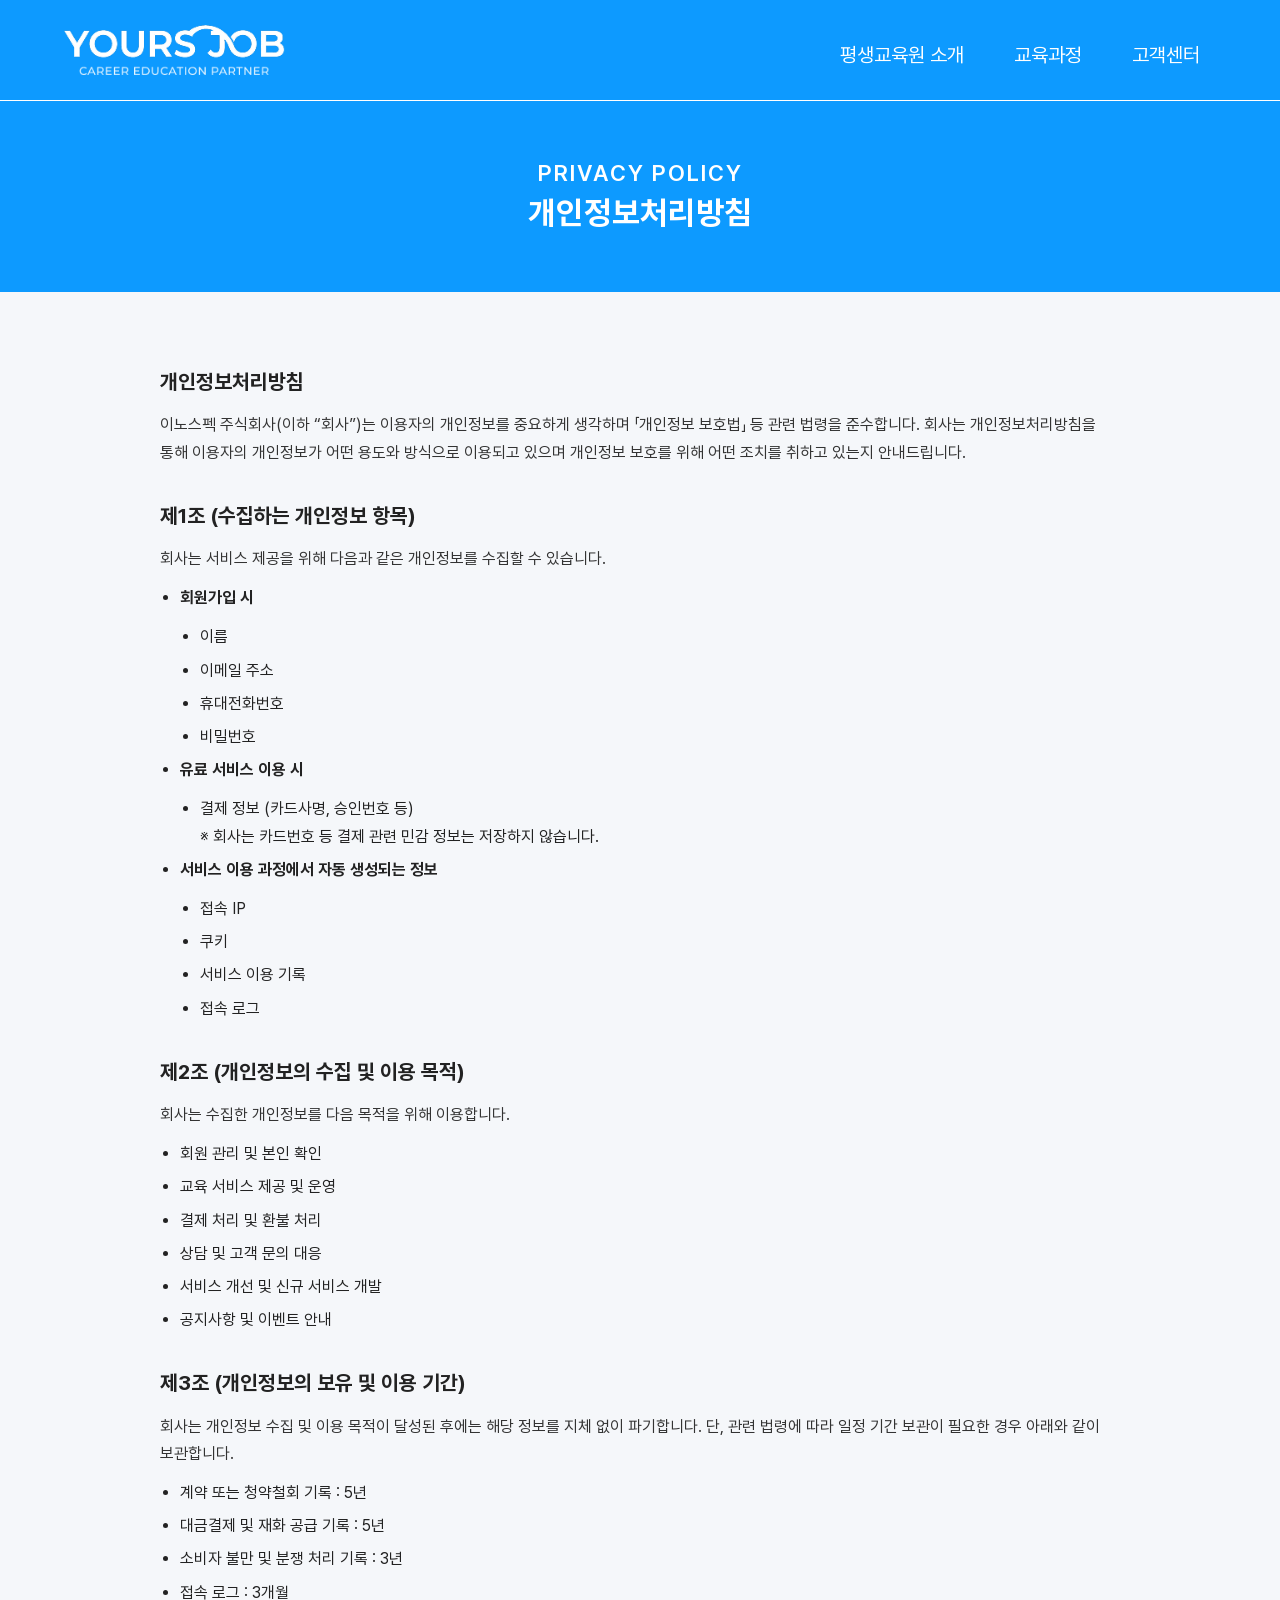
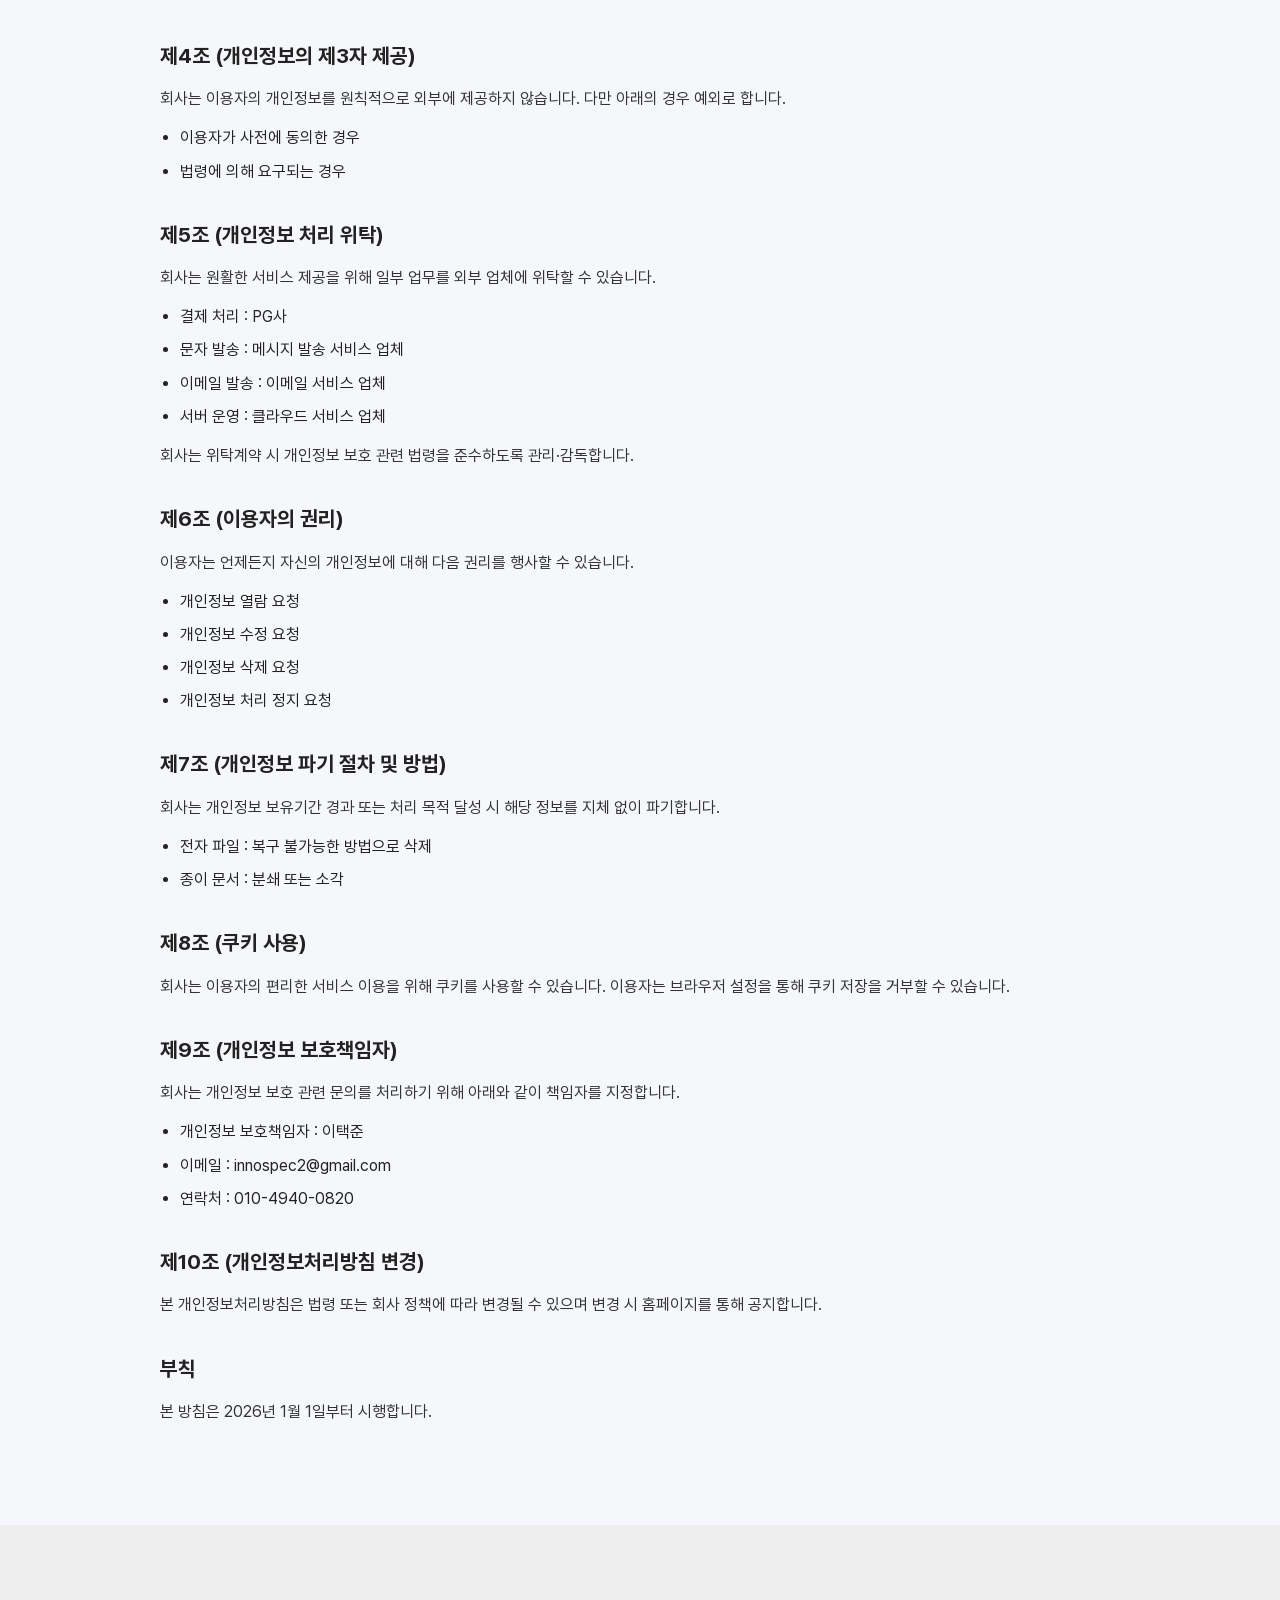
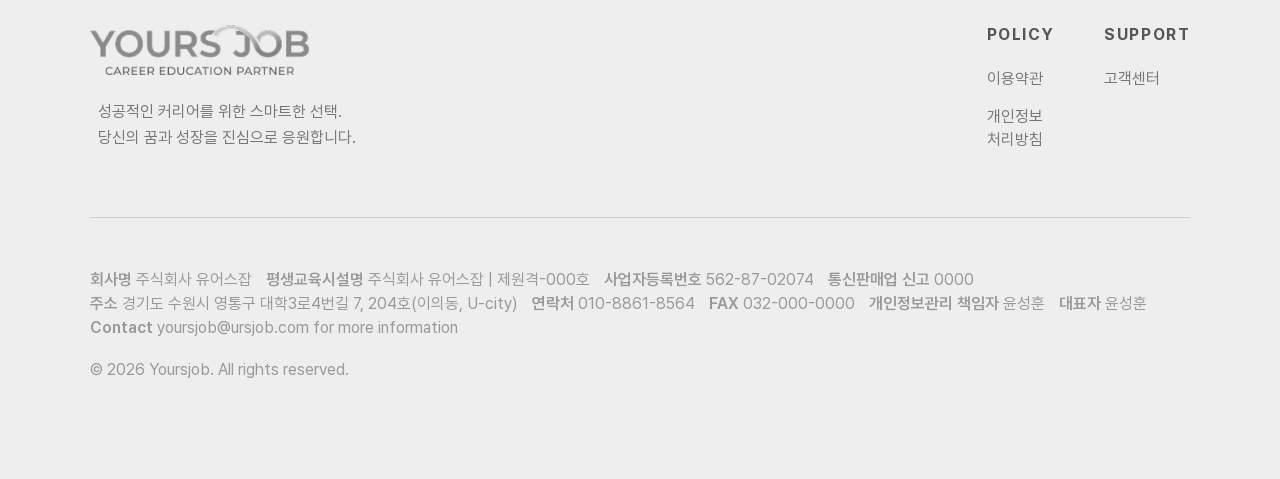
<file: policy/privacy.html>
<!DOCTYPE html>
<html lang="ko">

<head>
    <meta charset="UTF-8" />
    <meta name="viewport" content="width=device-width, initial-scale=1.0" />
    <title>유어스잡 원격평생교육원</title>

    <!-- 구글웹폰트 : Alexandria -->
    <link rel="preconnect" href="https://fonts.googleapis.com">
    <link rel="preconnect" href="https://fonts.gstatic.com" crossorigin>
    <link href="https://fonts.googleapis.com/css2?family=Alexandria:wght@100..900&display=swap" rel="stylesheet">

    <link rel="stylesheet" href="../css/reset.css">
    <link rel="stylesheet" href="../css/common.css">
    <link rel="stylesheet" href="../css/header.css">
    <link rel="stylesheet" href="../css/footer.css">

    <!-- 공통 정책/약관 페이지 스타일 -->
    <link rel="stylesheet" href="css/policy.css">
</head>

<body>
    <!-- Header -->
    <header>
        <div class="inner clearfix">
            <h1 class="logo"><a href="../index.html"><img src="../images/common/LOGO_white.png" alt="유어스잡 로고"></a></h1>

            <nav>
                <ul class="gnb">
                    <li><a href="../contents/about.html">평생교육원 소개</a></li>
                    <li><a href="../contents/course.html">교육과정</a></li>
                    <li><a href="../contents/contact.html">고객센터</a></li>
                </ul>
            </nav>

            <div class="contact"><a href="#">교육문의</a></div>
        </div>
    </header>

    <!-- 개인정보처리방침 본문 -->
    <section class="policy">
        <div class="policy-title">
            <h2 class="en-title">PRIVACY POLICY</h2>
            <h2 class="ko-title">개인정보처리방침</h2>
        </div>

        <div class="policy-content">
            <div class="inbox">
                <h3>개인정보처리방침</h3>
                <p>
                    이노스펙 주식회사(이하 “회사”)는 이용자의 개인정보를 중요하게 생각하며
                    「개인정보 보호법」 등 관련 법령을 준수합니다. 회사는 개인정보처리방침을 통해
                    이용자의 개인정보가 어떤 용도와 방식으로 이용되고 있으며 개인정보 보호를 위해
                    어떤 조치를 취하고 있는지 안내드립니다.
                </p>

                <h3>제1조 (수집하는 개인정보 항목)</h3>
                <p>회사는 서비스 제공을 위해 다음과 같은 개인정보를 수집할 수 있습니다.</p>
                <ul>
                    <li><strong>회원가입 시</strong>
                        <ul>
                            <li>이름</li>
                            <li>이메일 주소</li>
                            <li>휴대전화번호</li>
                            <li>비밀번호</li>
                        </ul>
                    </li>
                    <li><strong>유료 서비스 이용 시</strong>
                        <ul>
                            <li>결제 정보 (카드사명, 승인번호 등) <br />※ 회사는 카드번호 등 결제 관련
                                민감 정보는 저장하지 않습니다.</li>
                        </ul>
                    </li>
                    <li><strong>서비스 이용 과정에서 자동 생성되는 정보</strong>
                        <ul>
                            <li>접속 IP</li>
                            <li>쿠키</li>
                            <li>서비스 이용 기록</li>
                            <li>접속 로그</li>
                        </ul>
                    </li>
                </ul>

                <h3>제2조 (개인정보의 수집 및 이용 목적)</h3>
                <p>회사는 수집한 개인정보를 다음 목적을 위해 이용합니다.</p>
                <ul>
                    <li>회원 관리 및 본인 확인</li>
                    <li>교육 서비스 제공 및 운영</li>
                    <li>결제 처리 및 환불 처리</li>
                    <li>상담 및 고객 문의 대응</li>
                    <li>서비스 개선 및 신규 서비스 개발</li>
                    <li>공지사항 및 이벤트 안내</li>
                </ul>

                <h3>제3조 (개인정보의 보유 및 이용 기간)</h3>
                <p>
                    회사는 개인정보 수집 및 이용 목적이 달성된 후에는 해당 정보를 지체 없이
                    파기합니다. 단, 관련 법령에 따라 일정 기간 보관이 필요한 경우 아래와 같이
                    보관합니다.
                </p>
                <ul>
                    <li>계약 또는 청약철회 기록 : 5년</li>
                    <li>대금결제 및 재화 공급 기록 : 5년</li>
                    <li>소비자 불만 및 분쟁 처리 기록 : 3년</li>
                    <li>접속 로그 : 3개월</li>
                </ul>

                <h3>제4조 (개인정보의 제3자 제공)</h3>
                <p>회사는 이용자의 개인정보를 원칙적으로 외부에 제공하지 않습니다. 다만 아래의 경우 예외로 합니다.</p>
                <ul>
                    <li>이용자가 사전에 동의한 경우</li>
                    <li>법령에 의해 요구되는 경우</li>
                </ul>

                <h3>제5조 (개인정보 처리 위탁)</h3>
                <p>회사는 원활한 서비스 제공을 위해 일부 업무를 외부 업체에 위탁할 수 있습니다.</p>
                <ul>
                    <li>결제 처리 : PG사</li>
                    <li>문자 발송 : 메시지 발송 서비스 업체</li>
                    <li>이메일 발송 : 이메일 서비스 업체</li>
                    <li>서버 운영 : 클라우드 서비스 업체</li>
                </ul>
                <p>회사는 위탁계약 시 개인정보 보호 관련 법령을 준수하도록 관리·감독합니다.</p>

                <h3>제6조 (이용자의 권리)</h3>
                <p>이용자는 언제든지 자신의 개인정보에 대해 다음 권리를 행사할 수 있습니다.</p>
                <ul>
                    <li>개인정보 열람 요청</li>
                    <li>개인정보 수정 요청</li>
                    <li>개인정보 삭제 요청</li>
                    <li>개인정보 처리 정지 요청</li>
                </ul>

                <h3>제7조 (개인정보 파기 절차 및 방법)</h3>
                <p>
                    회사는 개인정보 보유기간 경과 또는 처리 목적 달성 시 해당 정보를 지체 없이
                    파기합니다.
                </p>
                <ul>
                    <li>전자 파일 : 복구 불가능한 방법으로 삭제</li>
                    <li>종이 문서 : 분쇄 또는 소각</li>
                </ul>

                <h3>제8조 (쿠키 사용)</h3>
                <p>
                    회사는 이용자의 편리한 서비스 이용을 위해 쿠키를 사용할 수 있습니다. 이용자는
                    브라우저 설정을 통해 쿠키 저장을 거부할 수 있습니다.
                </p>

                <h3>제9조 (개인정보 보호책임자)</h3>
                <p>
                    회사는 개인정보 보호 관련 문의를 처리하기 위해 아래와 같이 책임자를
                    지정합니다.
                </p>
                <ul>
                    <li>개인정보 보호책임자 : 이택준</li>
                    <li>이메일 : innospec2@gmail.com</li>
                    <li>연락처 : 010-4940-0820</li>
                </ul>

                <h3>제10조 (개인정보처리방침 변경)</h3>
                <p>
                    본 개인정보처리방침은 법령 또는 회사 정책에 따라 변경될 수 있으며 변경 시 홈페이지를 통해 공지합니다.
                </p>

                <h3>부칙</h3>
                <p>
                    본 방침은 2026년 1월 1일부터 시행합니다.
                </p>
            </div>
        </div>
    </section>

    <!-- Footer -->
    <footer>
        <div class="inner">
            <div class="footer-top clearfix">
                <div class="left-box">
                    <h2><img src="../images/common/LOGO_gray.png" alt="유어스잡 로고"></h2>
                    <p>성공적인 커리어를 위한 스마트한 선택.<br>당신의 꿈과 성장을 진심으로 응원합니다.</p>
                </div>

                <div class="right-box">
                    <div class="link-group">
                        <h3>POLICY</h3>
                        <ul>
                            <li><a href="privacy.html">이용약관</a></li>
                            <li><a href="terms.html">개인정보<br>처리방침</a></li>
                        </ul>
                    </div>
                    <div class="link-group">
                        <h3>SUPPORT</h3>
                        <ul>
                            <li><a href="../contents/contact.html">고객센터</a></li>
                        </ul>
                    </div>
                </div>
            </div>

            <div class="footer-bottom">

                <div class="company-info">
                    <p><b>회사명</b> 주식회사 유어스잡</p>
                    <p><b>평생교육시설명</b> 주식회사 유어스잡 | 제원격-000호</p>
                    <p><b>사업자등록번호</b> 562-87-02074</p>
                    <p><b>통신판매업 신고</b> 0000</p>
                    <br>
                    <p><b>주소</b> 경기도 수원시 영통구 대학3로4번길 7, 204호(이의동, U-city)</p>
                    <p><b>연락처</b> 010-8861-8564</p>
                    <p><b>FAX</b> 032-000-0000</p>
                    <p><b>개인정보관리 책임자</b> 윤성훈</p>
                    <p><b>대표자</b> 윤성훈</p>
                    <br>
                    <p><b>Contact</b> yoursjob@ursjob.com for more information</p>
                </div>

                <p class="copy">&copy; 2026 Yoursjob. All rights reserved.</p>
            </div>
        </div>
    </footer>

</body>

</html>
</file>
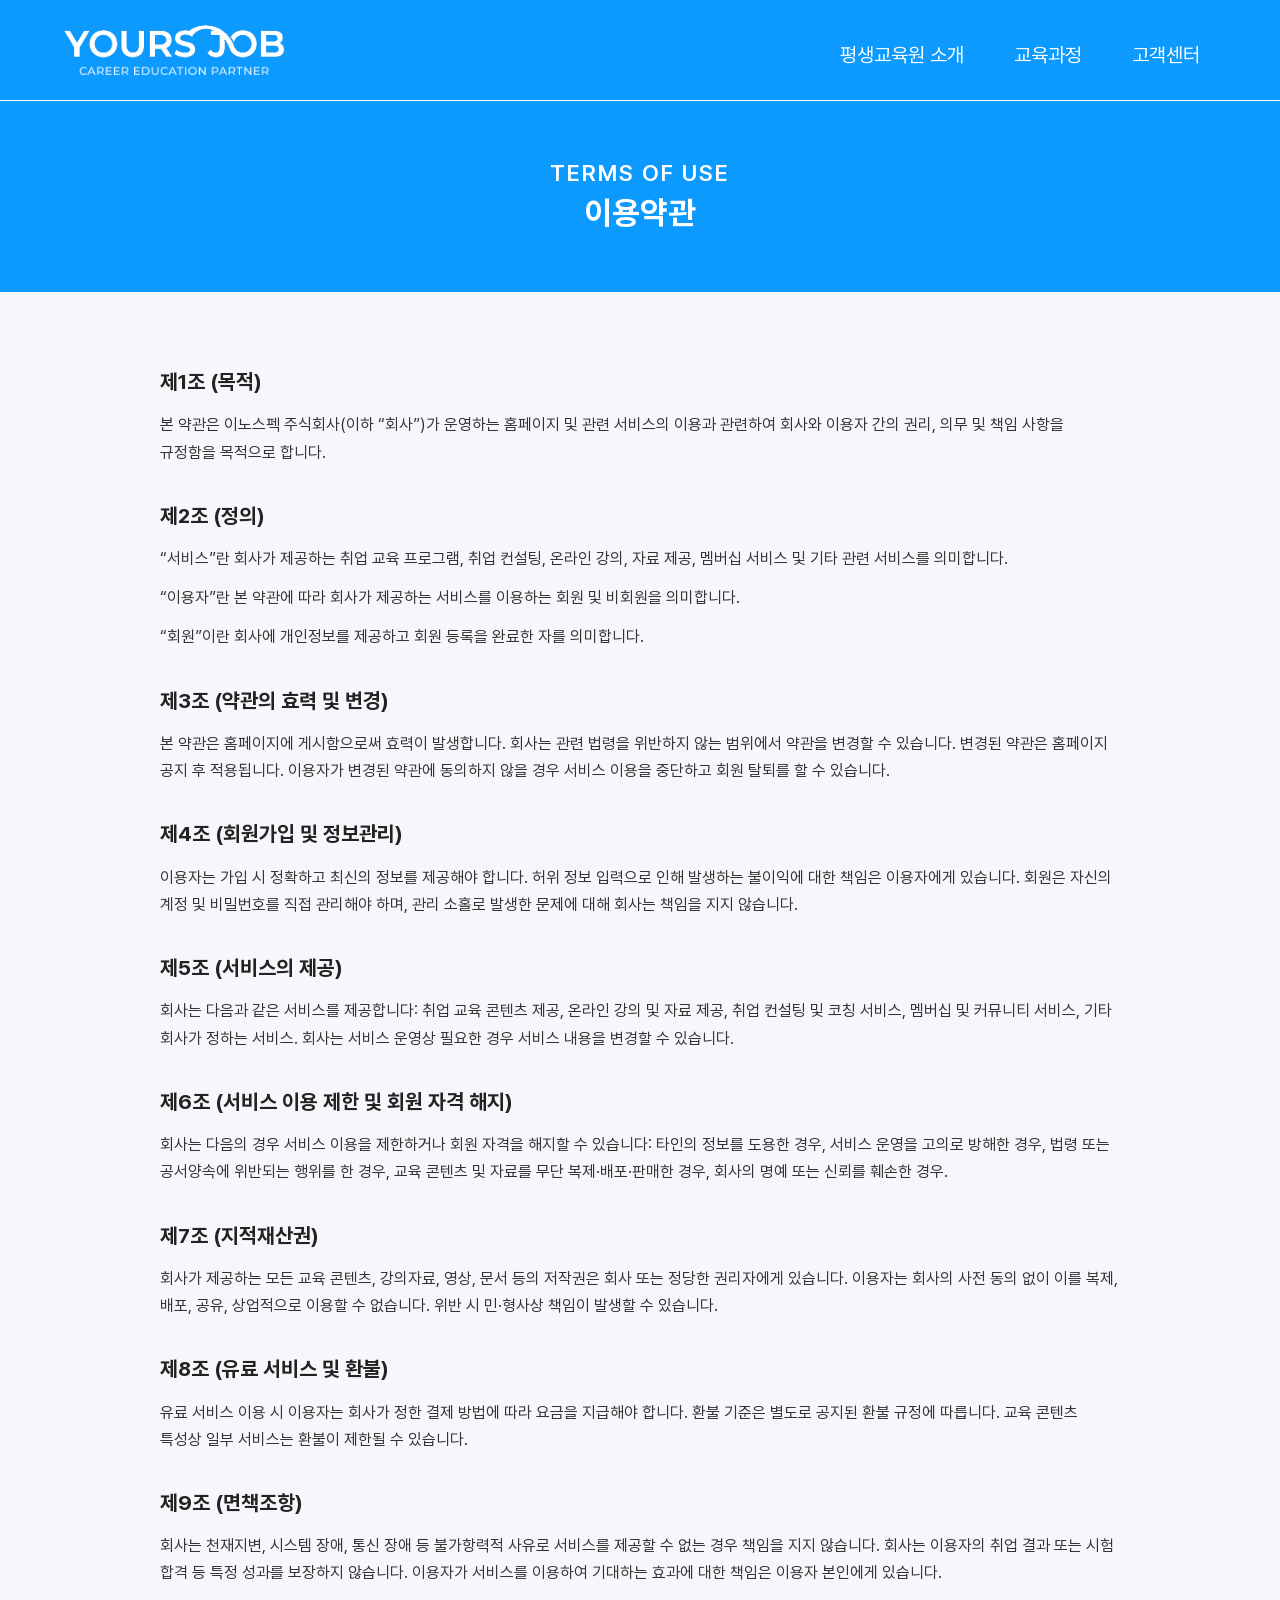
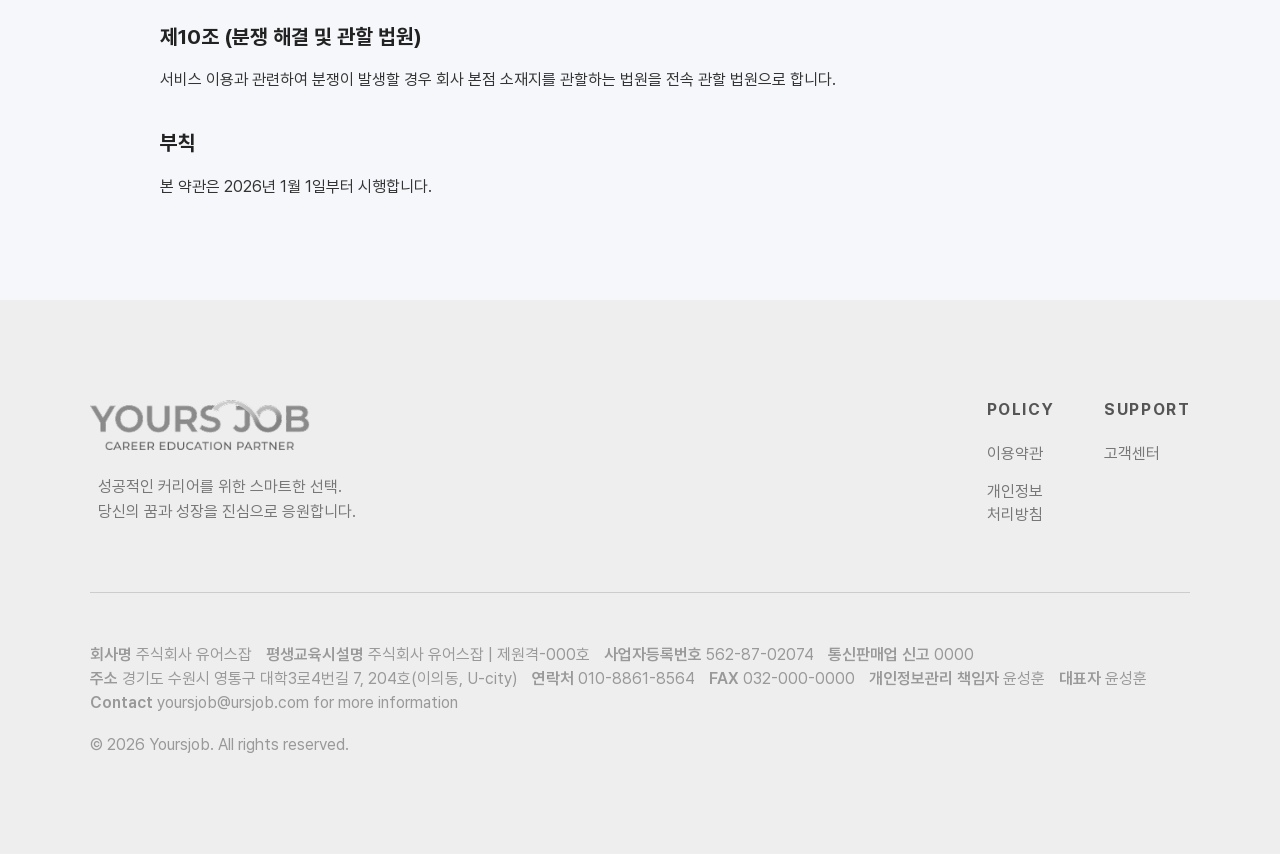
<file: policy/terms.html>
<!DOCTYPE html>
<html lang="ko">

<head>
    <meta charset="UTF-8" />
    <meta name="viewport" content="width=device-width, initial-scale=1.0" />
    <title>유어스잡 원격평생교육원</title>

    <!-- 구글웹폰트 : Alexandria -->
    <link rel="preconnect" href="https://fonts.googleapis.com">
    <link rel="preconnect" href="https://fonts.gstatic.com" crossorigin>
    <link href="https://fonts.googleapis.com/css2?family=Alexandria:wght@100..900&display=swap" rel="stylesheet">

    <link rel="stylesheet" href="../css/reset.css">
    <link rel="stylesheet" href="../css/common.css">
    <link rel="stylesheet" href="../css/header.css">
    <link rel="stylesheet" href="../css/footer.css">

    <!-- 공통 정책/약관 페이지 스타일 -->
    <link rel="stylesheet" href="css/policy.css">
</head>

<body>
    <!-- Header -->
    <header>
        <div class="inner clearfix">
            <h1 class="logo"><a href="../index.html"><img src="../images/common/LOGO_white.png" alt="유어스잡 로고"></a></h1>

            <nav>
                <ul class="gnb">
                    <li><a href="../contents/about.html">평생교육원 소개</a></li>
                    <li><a href="../contents/course.html">교육과정</a></li>
                    <li><a href="../contents/contact.html">고객센터</a></li>
                </ul>
            </nav>

            <div class="contact"><a href="#">교육문의</a></div>
        </div>
    </header>

    <!-- 이용약관 본문 -->
    <section class="policy">
        <div class="policy-title">
            <h2 class="en-title">TERMS OF USE</h2>
            <h2 class="ko-title">이용약관</h2>
        </div>

        <div class="policy-content">
            <div class="inbox">
                <h3>제1조 (목적)</h3>
                <p>
                    본 약관은 이노스펙 주식회사(이하 “회사”)가 운영하는 홈페이지 및 관련 서비스의
                    이용과 관련하여 회사와 이용자 간의 권리, 의무 및 책임 사항을 규정함을 목적으로
                    합니다.
                </p>

                <h3>제2조 (정의)</h3>
                <p>
                    “서비스”란 회사가 제공하는 취업 교육 프로그램, 취업 컨설팅, 온라인 강의, 자료
                    제공, 멤버십 서비스 및 기타 관련 서비스를 의미합니다.
                </p>
                <p>
                    “이용자”란 본 약관에 따라 회사가 제공하는 서비스를 이용하는 회원 및 비회원을
                    의미합니다.
                </p>
                <p>
                    “회원”이란 회사에 개인정보를 제공하고 회원 등록을 완료한 자를 의미합니다.
                </p>

                <h3>제3조 (약관의 효력 및 변경)</h3>
                <p>
                    본 약관은 홈페이지에 게시함으로써 효력이 발생합니다. 회사는 관련 법령을
                    위반하지 않는 범위에서 약관을 변경할 수 있습니다. 변경된 약관은 홈페이지
                    공지 후 적용됩니다. 이용자가 변경된 약관에 동의하지 않을 경우 서비스 이용을
                    중단하고 회원 탈퇴를 할 수 있습니다.
                </p>

                <h3>제4조 (회원가입 및 정보관리)</h3>
                <p>
                    이용자는 가입 시 정확하고 최신의 정보를 제공해야 합니다. 허위 정보 입력으로
                    인해 발생하는 불이익에 대한 책임은 이용자에게 있습니다. 회원은 자신의 계정
                    및 비밀번호를 직접 관리해야 하며, 관리 소홀로 발생한 문제에 대해 회사는
                    책임을 지지 않습니다.
                </p>

                <h3>제5조 (서비스의 제공)</h3>
                <p>
                    회사는 다음과 같은 서비스를 제공합니다: 취업 교육 콘텐츠 제공, 온라인 강의 및
                    자료 제공, 취업 컨설팅 및 코칭 서비스, 멤버십 및 커뮤니티 서비스, 기타 회사가
                    정하는 서비스. 회사는 서비스 운영상 필요한 경우 서비스 내용을 변경할 수
                    있습니다.
                </p>

                <h3>제6조 (서비스 이용 제한 및 회원 자격 해지)</h3>
                <p>
                    회사는 다음의 경우 서비스 이용을 제한하거나 회원 자격을 해지할 수 있습니다:
                    타인의 정보를 도용한 경우, 서비스 운영을 고의로 방해한 경우, 법령 또는
                    공서양속에 위반되는 행위를 한 경우, 교육 콘텐츠 및 자료를 무단 복제·배포·판매한
                    경우, 회사의 명예 또는 신뢰를 훼손한 경우.
                </p>

                <h3>제7조 (지적재산권)</h3>
                <p>
                    회사가 제공하는 모든 교육 콘텐츠, 강의자료, 영상, 문서 등의 저작권은 회사 또는
                    정당한 권리자에게 있습니다. 이용자는 회사의 사전 동의 없이 이를 복제, 배포,
                    공유, 상업적으로 이용할 수 없습니다. 위반 시 민·형사상 책임이 발생할 수
                    있습니다.
                </p>

                <h3>제8조 (유료 서비스 및 환불)</h3>
                <p>
                    유료 서비스 이용 시 이용자는 회사가 정한 결제 방법에 따라 요금을 지급해야
                    합니다. 환불 기준은 별도로 공지된 환불 규정에 따릅니다. 교육 콘텐츠 특성상
                    일부 서비스는 환불이 제한될 수 있습니다.
                </p>

                <h3>제9조 (면책조항)</h3>
                <p>
                    회사는 천재지변, 시스템 장애, 통신 장애 등 불가항력적 사유로 서비스를 제공할
                    수 없는 경우 책임을 지지 않습니다. 회사는 이용자의 취업 결과 또는 시험
                    합격 등 특정 성과를 보장하지 않습니다. 이용자가 서비스를 이용하여 기대하는
                    효과에 대한 책임은 이용자 본인에게 있습니다.
                </p>

                <h3>제10조 (분쟁 해결 및 관할 법원)</h3>
                <p>
                    서비스 이용과 관련하여 분쟁이 발생할 경우 회사 본점 소재지를 관할하는 법원을
                    전속 관할 법원으로 합니다.
                </p>

                <h3>부칙</h3>
                <p>
                    본 약관은 2026년 1월 1일부터 시행합니다.
                </p>
            </div>
        </div>
    </section>

    <!-- Footer -->
    <footer>
        <div class="inner">
            <div class="footer-top clearfix">
                <div class="left-box">
                    <h2><img src="../images/common/LOGO_gray.png" alt="유어스잡 로고"></h2>
                    <p>성공적인 커리어를 위한 스마트한 선택.<br>당신의 꿈과 성장을 진심으로 응원합니다.</p>
                </div>

                <div class="right-box">
                    <div class="link-group">
                        <h3>POLICY</h3>
                        <ul>
                            <li><a href="privacy.html">이용약관</a></li>
                            <li><a href="terms.html">개인정보<br>처리방침</a></li>
                        </ul>
                    </div>
                    <div class="link-group">
                        <h3>SUPPORT</h3>
                        <ul>
                            <li><a href="../contents/contact.html">고객센터</a></li>
                        </ul>
                    </div>
                </div>
            </div>

            <div class="footer-bottom">

                <div class="company-info">
                    <p><b>회사명</b> 주식회사 유어스잡</p>
                    <p><b>평생교육시설명</b> 주식회사 유어스잡 | 제원격-000호</p>
                    <p><b>사업자등록번호</b> 562-87-02074</p>
                    <p><b>통신판매업 신고</b> 0000</p>
                    <br>
                    <p><b>주소</b> 경기도 수원시 영통구 대학3로4번길 7, 204호(이의동, U-city)</p>
                    <p><b>연락처</b> 010-8861-8564</p>
                    <p><b>FAX</b> 032-000-0000</p>
                    <p><b>개인정보관리 책임자</b> 윤성훈</p>
                    <p><b>대표자</b> 윤성훈</p>
                    <br>
                    <p><b>Contact</b> yoursjob@ursjob.com for more information</p>
                </div>

                <p class="copy">&copy; 2026 Yoursjob. All rights reserved.</p>
            </div>
        </div>
    </footer>

</body>

</html>
</file>
<file: css/common.css>
@charset "UTF-8";

@import url(font/pretendard.css);
@import url('https://fonts.googleapis.com/css2?family=Manrope:wght@200..800&display=swap');

/* Common styles and variables */

/* CSS variables for colors and typography */
:root {
  --color-primary: #3B82F6;
  --color-secondary: #0D9AFF;
  --color-navy: #2c40b1;
  --color-accent: #FF6B6B;
  --color-light: #fafafa;
  --color-dark: #0f173a;

  --color-text: #222;
  --color-text-gray: #555;
  --color-text-light: #999;
  --color-background: #eee;
  --color-text-index: #64748B;

  --color-muted: #6c779b;
  --color-border: #e5e8f1;
  --color-shadow: rgba(204, 204, 204, 0.6);

  --font-family-base: 'Pretendard', sans-serif;
  --max-width: 1280px;
}

/* --wide-width: 1620px; 전체너비에서 양쪽 150px 여백 사용 */

body {
  font-family: var(--font-family-base);
  color: var(--color-text);
  font-weight: 400;
}

/* Inner container used to center content */
.inner {
  width: 86%;
  max-width: var(--max-width);
  margin-left: auto;
  margin-right: auto;
}

/* Clearfix helper */
.clearfix::after {
  content: "";
  display: block;
  clear: both;
}

/* Button 공통디자인 */
.btn {
  display: inline-block;
  padding: 1rem 2.4rem;
  border-radius: 0.6rem;
  background-color: var(--color-secondary);
  color: var(--color-light);
  font-size: 1rem;
}


/* 서브페이지 섹션 공통 사항 */

/* 서브 상단(.sub-top) 공통 디자인*/
section.sub-top {
  width: 100%;
  height: 460px;
  background-color: var(--color-secondary);
  background-repeat: no-repeat;
  background-size: contain;
  background-position: bottom;
  /* background-image는 각 페이지 css에서! */
  position: relative;
}

section.sub-top .page-title {
  position: absolute;
  left: 50%;
  top: 50%;
  transform: translateX(-50%);

  color: rgb(255, 255, 255);
  text-align: center;
}

section.sub-top .page-title .ko-title {
  font-size: 3rem;
  font-weight: 700;
  letter-spacing: 0.1rem;
  margin-bottom: 8px;
}

section.sub-top .page-title .en-title {
  font-family: "Alexandria", sans-serif;
  font-size: 1.25rem;
  font-weight: 500;
  letter-spacing: 0.5px;
}





/* Content 섹션 공통 너비 설정 */
section.content {

  width: 90%;
  max-width: 1620px;
  /* 양쪽 여백 150px 고려 */
  margin: 140px auto 160px;

  /* background-color: lightgoldenrodyellow; */
}
</file>
<file: css/header.css>
@charset "UTF-8";

/* header.css */

header {
  width: 100%;
  height: 100px;

  /* position: fixed; */
  position: absolute;
  left: 0;
  top: 0;
  z-index: 9999;
}

/* header.on {
  background-color: rgba(0, 0, 0, 0.7);
} */


header .inner {
  width: 90%;
  height: 100%;
  max-width: 1720px;
  position: relative;
  /* nav의 기준 */
}

header h1.logo {
  float: left;
}

header h1.logo img {
  height: 50px;
  margin-top: 25px;
}

header nav {
  position: absolute;
  left: 50%;
  transform: translateX(-50%);
  top: 30%;
}

header nav ul.gnb>li {
  display: inline-block;
  margin: 0 16px;
}

header nav ul.gnb>li~li {
  margin-left: 30px;
}

header nav ul.gnb>li>a {
  line-height: 50px;
  font-size: 20px;
  color: rgb(255, 255, 255);
}

header nav ul.gnb>li>a:hover {
  text-decoration: underline;
}


header .contact {
  border: 2px solid rgb(255, 255, 255);
  display: inline-block;
  padding: 1rem 2rem;
  border-radius: 8px;
  position: absolute;
  right: 0;
  top: 50%;
  transform: translateY(-50%);
  transition: all 0.5s;
}

header .contact a {
  font-size: 1rem;
  color: rgb(255, 255, 255);
}
header .contact:hover {
  background-color: rgb(255, 255, 255);
}
header .contact:hover a {
  color: var(--color-secondary);
}
</file>
<file: css/index.css>
@charset "UTF-8";

html,
body {
    width: 100%;
    height: 100%;
}

/* Main styles */
main {
    width: 100%;
    height: 100%;
    background-image: url(../images/index/main_bg.webp);
    background-size: cover;
    background-position: top;

    position: relative;
}

main::before {
    content: "";
    display: block;
    position: absolute;
    left: 0;
    top: 0;
    width: 100%;
    height: 100%;

    background: linear-gradient(to right, rgba(29, 50, 70, 0.9) 0%, rgba(29, 50, 70, 0.5) 70%, rgba(29, 50, 70, 0) 100%);
}

main .inbox {
    width: 90%;
    max-width: 1620px;
    margin: 0 auto;
    height: 100%;
    position: relative;
}

main .main-intro {
    position: absolute;
    left: 0;
    bottom: 16%;
}

main .main-intro h2 {
    font-size: 2.8rem;
    font-weight: 600;
    line-height: 1.2;
    margin-bottom: 16px;
    color: rgba(255, 255, 255, 1);
}

main .main-intro p {
    font-size: 1.25rem;
    font-weight: 400;
    margin-bottom: 36px;
    line-height: 1.4;
    color: rgba(255, 255, 255, 0.8);
}

main .main-intro a {
    border: 1px solid rgb(255, 255, 255);
    border-radius: 8px;
    color: rgb(255, 255, 255);
    padding: 1rem 2rem;
    display: inline-block;
    font-size: 1rem;
    font-weight: 300;
    transition: all 0.5s;
}

main .main-intro a:hover {
    background-color: rgb(255, 255, 255);
    color: var(--color-secondary);
    font-weight: 600;
}


/* Section, article 공통 */
section {
    padding-top: 120px;
    margin-bottom: 120px;
}

section>article {
    width: var(--max-width);
    /* 1280px */
    margin: 0 auto;
}


/* Feature styles */
article.why-us {
    margin-bottom: 120px;
}

article.why-us .top {
    text-align: center;
    margin-bottom: 60px;
}

article.why-us .top .title {
    font-size: 2.5rem;
    margin-bottom: 16px;
}

article.why-us .top .title span {
    display: block;
}

article.why-us .top .title span:first-child {
    font-size: 1rem;
    color: var(--color-secondary);
    letter-spacing: 2px;
    margin-bottom: 6px;
    font-family: "Manrope", sans-serif;
    font-weight: 400;
}

article.why-us .top .des {
    color: #44474D;
    font-size: 18px;
}


article.why-us .content {}

article.why-us .content>div {
    height: 280px;
    padding: 30px;
    border: 1px solid #ccc;
    box-sizing: border-box;
    float: left;
    border-radius: 1rem;
}


/* .con-box$ common styles */
article.why-us .content>div .icon {
    margin-bottom: 24px;
}

article.why-us .content>div .title {
    font-size: 1.5rem;
    margin-bottom: 16px;
}

article.why-us .content>div .des {
    font-size: 1rem;
    color: #43474C;
    line-height: 1.5;
}

article.why-us .content>div .link {
    margin-top: 16px;
    font-size: 1rem;
    color: var(--color-text-light);
    display: inline-block;
}

article.why-us .content>div .link:hover {
    text-decoration: underline;
    color: var(--color-secondary);
}

/* .con-box$ styles */
.con-box1 {
    width: 66%;
    margin-right: 2%;
    margin-bottom: 2%;
    background-color: rgb(255, 255, 255);
    background-image: url(../images/index/zoom.webp);
    background-repeat: no-repeat;
    background-size: 50% auto;
    background-position: right;
}

.con-box2 {
    width: 32%;
    margin-bottom: 2%;
    background-color: #F1F4F6;
}

.con-box3 {
    width: 32%;
    background-color: #F8FAFC;
}

.con-box4 {
    width: 66%;
    margin-left: 2%;
    background-color: #1D3246;
    position: relative;
}

.con-box4::after {
    content: "";
    display: block;
    width: 200px;
    height: 200px;

    background-image: url(../images/index/icon_bg.png);
    background-repeat: no-repeat;

    position: absolute;
    right: -40px;
    bottom: -62px;
    transform: rotate(12deg);

    opacity: 0.1;
}


/* .con-box4 styles */
.con-box4 .inbox {
    width: calc(100% - 60px);
    position: absolute;
    top: 50%;
    transform: translateY(-50%);
}

.con-box4 .title {
    font-weight: 600;
    margin-bottom: 8px !important;
    color: rgb(255, 255, 255);
}

.con-box4 .des {
    color: rgba(255, 255, 255, 0.7) !important;
}

.con-box4 .channel {
    margin-top: 24px;
}

.con-box4 .channel>div {
    float: left;
    width: 48%;
    margin-right: 2%;
}

.con-box4 .channel>div h4 {
    margin-bottom: 16px;
    font-weight: 400;
}

.con-box4 .channel>div.tel h4 {
    color: #3B82F6;
}

.con-box4 .channel>div.email h4 {
    color: #FF6B6B;
}

.con-box4 .channel>div p {
    font-size: 1.875rem;
    font-weight: 700;
    color: rgb(255, 255, 255);
}

.con-box4 .channel>div p .small {
    font-size: 0.875rem;
    color: rgba(255, 255, 255, 0.5);
    font-weight: 300;
    letter-spacing: 0.8px;
}

.con-box4 .channel>div.email p {
    font-size: 1.5rem;
    font-weight: 500;
}

.con-box4 .channel>div.email a:hover {
    text-decoration: underline;
}




/* Course styles */
article.course {}

article.course .top {
    margin-bottom: 60px;
    position: relative;
}

article.course .top .title {
    font-size: 2.5rem;
    margin-bottom: 16px;
}

article.course .top .des {
    color: #44474D;
    font-size: 18px;
}

article.course .top .more-link {
    color: #44474D;
    font-size: 18px;
    position: absolute;
    right: 0;
    bottom: 0;
}

article.course .top .more-link:hover {
    color: var(--color-secondary);
    font-weight: 500;
}

article.course .content {}

article.course .content .course-list {
    display: flex;
    gap: 4%;
}

article.course .content .course-list .course-card {
    width: 48%;
    border-radius: 1rem;
    overflow: hidden;
    background-color: #F8FAFC;
    box-shadow: 0 4px 16px var(--color-shadow);
}

.course-card .card-img {
    position: relative;
}

.course-card .card-img img {
    width: 100%;
}

.course-card .card-img .tag-group {
    position: absolute;
    left: 24px;
    top: 24px;
}

.course-card .card-img span {
    padding: 8px 18px;
    font-size: 1rem;
    border-radius: 50px;
    display: inline-block;
    font-weight: 600;
    margin-right: 8px;
}

/* tag 디자인 */
.tag.new {
    background-color: #fff;
    color: var(--color-secondary);
}

.tag.popular {
    background-color: var(--color-secondary);
    color: #fff;
}

.c2 .tag.popular {
    background-color: var(--color-accent);
}

/* //tag디자인 */

.course-card .card-body {
    padding: 32px;
}

.course-card .card-body .category {
    color: var(--color-secondary);
    font-size: 1rem;
    margin-bottom: 16px;
}

.course-card.c2 .card-body .category {
    color: var(--color-accent)
}

.course-card .card-body .category span {
    margin-right: 8px;
}

.course-card .card-body .title {
    font-size: 2rem;
    margin-bottom: 12px;
}

.course-card .card-body .des {
    font-size: 1.125rem;
    color: #44474D;
    margin-bottom: 24px;
}

.course-card .card-body .info {
    border-top: 1px solid #ccc;
    padding-top: 24px;
}

.course-card .card-body .info p {
    color: #44474D;
    color: #888;
    display: inline-block;
    font-size: 1rem;
    padding-left: 24px;
}

.course-card .card-body .info p:first-child {
    margin-right: 24px;
    background: url(../images/index/icon1.png) no-repeat left;
}
.course-card .card-body .info p:last-child {
    background: url(../images/index/icon2.png) no-repeat left;
}



/* 교육문의 팝업 */
#modal {
    width: 100%;
    height: 100%;
    background-color: rgba(0, 0, 0, 0.85);
    position: fixed;
    left: 0;
    top: 0;

    display: none;
}

.popup {
    width: 36%;
    max-width: 500px;
    background-color: var(--color-secondary);
    border-radius: 12px;
    overflow: hidden;

    position: absolute;
    left: 50%;
    top: 50%;
    transform: translate(-50%, -50%);

    text-align: center;
}

.popup .top {
    padding: 40px;

    background-color: rgb(255, 255, 255);
    color: #333;
}

.popup .top h4 {
    font-size: 1.4rem;
    margin-bottom: 10px;
}

.popup .top p {
    font-size: 1.25rem;
    line-height: 1.4;
}

.popup .top p strong {
    font-weight: 700;
    color: var(--color-secondary);
}

.popup .bottom button {
    background-color: transparent;
    border: none;
    font-size: 1.125rem;
    color: rgb(255, 255, 255);
    width: 100%;

    padding: 15px 0;
    cursor: pointer;
}
</file>
<file: css/footer.css>
@charset "UTF-8";

/* Footer styles */

footer {
    width: 100%;
    /* background-color: #F1F5F9; */
    background-color: #eee;
    padding: 100px 0;
}

footer .footer-top {
    border-bottom: 1px solid #ccc;
    padding-bottom: 50px;
}

footer .footer-top .left-box {
    float: left;
}

footer .footer-top .left-box h2 {
    margin-bottom: 24px;
}

footer .footer-top .left-box h2 img {
    height: 50px;
}

footer .footer-top .left-box p {
    color: #777;
    font-weight: 400;
    line-height: 1.6;
    padding-left: 8px;
}

footer .footer-top .right-box {
    float: right;
    display: flex;
    gap: 50px;
}

footer .footer-top .right-box .link-group {}

footer .footer-top .right-box .link-group h3 {
    margin-bottom: 24px;
    letter-spacing: 0.1rem;
    color: var(--color-text-gray);
}

footer .footer-top .right-box .link-group li {
    margin-bottom: 16px;
    line-height: 1.4;
    color: #777;
    font-weight: 400;
}

footer .footer-top .right-box .link-group li a:hover {
    color: var(--color-secondary);
    text-decoration: none;
}


footer .footer-bottom {
    padding-top: 50px;
}

footer .footer-bottom .company-info {
    margin-bottom: 20px;
}

footer .footer-bottom .company-info p {
    display: inline-block;
    margin-right: 10px;
    color: var(--color-text-light);
    line-height: 1.5;
}

footer .footer-bottom .company-info p b {
    font-weight: 600;
}

footer .footer-bottom .copy {
    color: var(--color-text-light);
}
</file>
<file: contents/css/about.css>
@charset "UTF-8";

/* 평생교육원 소개 - about.css */

/* 서브페이지 header 디자인 변경 */
header {
    border-bottom: 1px solid rgb(255, 255, 255);
}
header nav {
    position: static;
    float: right;
    margin-top: 30px;
    transform: none;
}
header .contact {
    display: none;
}

/* 각 페이지 상단 이미지 */
section.sub-top {
    background-image: url(../images/sub-top-bg.png);
}


/* Section styles */

section.content {
    /* background-color: lightgoldenrodyellow; */
}

section.content .inbox {
    width: 1200px;
    margin: 0 auto;
    display: flex;
    gap: 5%;
}

section.content .txt-box {
    width: 60%;
    /* margin-top: 50px; */
}
section.content .txt-box h3 {
    color: #222;
    font-size: 3rem;
    font-weight: 800;
    margin-bottom: 24px;
}

section.content .txt-box p {
    font-size: 1.25rem;
    font-weight: 400;
    color: var(--color-gray);
    line-height: 1.4;
    margin-bottom: 16px;
    letter-spacing: -0.4px;
    word-break: keep-all;
}


section.content .txt-box p.greeting {
    font-size: 1.5rem;
    margin-bottom: 32px;
    font-weight: 500;
    color: #222;
}


section.content .img-box {
    width: 35%;
}

section.content .img-box img {
    width: 100%;
}
</file>
<file: contents/css/contact.css>
@charset "UTF-8";

/* 고객센터 - contact.css */

/* 서브페이지 header 디자인 변경 */
header {
    border-bottom: 1px solid rgb(255, 255, 255);
}

header nav {
    position: static;
    float: right;
    margin-top: 30px;
    transform: none;
}

header .contact {
    display: none;
}

/* 각 페이지 상단 이미지 */
section.sub-top {
    background-image: url(../images/sub-top-bg.png);
}

/* Section styles */

section.content {
    /* background-color: lightgoldenrodyellow; */
}

section.content .inbox {
    width: 1200px;
    margin: 0 auto;
}
section.content .company {
    padding: 0 100px;
    margin-bottom: 60px;
}

section.content .company .title {
    font-size: 2.8rem;
    font-weight: 700;
    line-height: 1.2;
    margin-bottom: 50px;
    color: #222;
}

section.content .company .info {
    display: flex;
    gap: 5%;
}
section.content .company .info > div {
    padding-top: 24px;

    position: relative; /* 가상요소 기준! */
}
section.content .company .info > div::before {
    content: "";
    display: block;
    width: 30px;
    height: 6px;
    background-color: var(--color-secondary);

    position: absolute;
    left: 0;
    top: 0;
}
section.content .company .info > div:first-child {
    margin-right: 5%;
}

section.content .company .info > div h4 {
    font-size: 2.2rem;
    font-weight: 600;
    color: #222;
    margin-bottom: 20px;
}
section.content .company .info > div li {
    margin-bottom: 12px;
}
section.content .company .info > div li:last-child {
    margin-bottom: 0;
}
section.content .company .info > div li p {
    display: inline-block;
    vertical-align: middle;

    font-size: 1.125rem;
    font-weight: 400;
    color: #555;
}
section.content .company .info > div li.address p {
    vertical-align: top;
}
section.content .company .info > div li p:first-child {
    margin-right: 10px;
    font-weight: 500;
}
section.content .company .info > div li p:last-child {
    color: #777;
}



section.content .map {
    width: 100%;
    border-radius: 10px;
    overflow: hidden;
    box-shadow: 0 0 6px #d9d9d9;
}
section.content .map img {
    width: 100%;
    
}
</file>
<file: contents/css/course-detail.css>
@charset "UTF-8";

/* 과정 상세페이지 */

body {
    background-color: #fff;
    background-color: var(--color-secondary);
}

/* 서브페이지 header 디자인 변경 */
header {
    border-bottom: 1px solid rgb(255, 255, 255);
}

header nav {
    position: static;
    float: right;
    margin-top: 30px;
    transform: none;
}

header .contact {
    display: none;
}

/* 상단 영역 */
section.course-detail {
    padding-top: 100px;
}

section.course-detail .course-title {
    padding: 60px 0;
    text-align: center;
}

section.course-detail .course-title .category {
    border: 1px solid rgb(255, 255, 255);
    color: rgb(255, 255, 255);
    display: inline-block;
    padding: 8px 20px;
    border-radius: 2rem;
    margin-bottom: 16px;
}
section.course-detail .course-title .en-title {
    font-size: 2.2rem;
    font-weight: 700;
    color: rgb(255, 255, 255);
    letter-spacing: 1.4px;
}

section.course-detail .course-title .ko-title {
    font-size: 2rem;
    font-weight: 800;
    color: rgb(255, 255, 255);
    margin-top: 8px;
}

/* 본문 영역 */

section.course-detail .course-content {
    text-align: center;
    background-color: #f5f7fa;
    padding: 80px 0 100px;
}
section.course-detail .course-content .inbox {
    max-width: 960px;
    padding: 0 20px;
    margin: 0 auto;
}
section.course-detail .course-content img {
    width: 100%;
    margin-bottom: 60px;
}
section.course-detail .course-content .btngrp {}
section.course-detail .course-content .btngrp a {
    font-size: 1.2rem;
}
section.course-detail .course-content .btngrp a.consult {
    margin-right: 8px;
}


/* 수강상담 팝업 css */
#modal {
    width: 100%;
    height: 100%;
    background-color: rgba(0, 0, 0, 0.85);
    position: fixed;
    left: 0;
    top: 0;

    z-index: 10000;

    display: none;
}

.popup {
    width: 36%;
    max-width: 500px;
    background-color: var(--color-secondary);
    border-radius: 12px;
    overflow: hidden;

    position: absolute;
    left: 50%;
    top: 50%;
    transform: translate(-50%, -50%);

    text-align: center;
}

.popup .cont {
    padding: 40px;

    background-color: rgb(255, 255, 255);
    color: #333;
}

.popup .cont p:first-child {
    font-size: 1.4rem;
    margin-bottom: 20px;
}

.popup .cont p:last-child {
    font-size: 1.125rem;
    color: #444;
}

.popup .cont p:last-child span {
    font-weight: 500;
}

.popup .cont p strong {
    font-weight: 700;
}

.popup .close {
    background-color: transparent;
    border: none;
    font-size: 1.125rem;
    color: rgb(255, 255, 255);
    width: 100%;

    padding: 15px 0;
    cursor: pointer;
}
</file>
<file: contents/css/course.css>
@charset "UTF-8";

/* 교육과정 - course.css */

/* 서브페이지 header 디자인 변경 */
header {
    border-bottom: 1px solid rgb(255, 255, 255);
}

header nav {
    position: static;
    float: right;
    margin-top: 30px;
    transform: none;
}

header .contact {
    display: none;
}

/* 각 페이지 상단 이미지 */
section.sub-top {
    background-image: url(../images/sub-top-bg.png);
}



/* Section styles */
section.content {
    /* background-color: lightgoldenrodyellow; */
}

/* article - 수업안내 */
article.con-box1 {
    margin-bottom: 60px;
    padding-bottom: 60px;
    border-bottom: 1px solid var(--color-secondary);
}


article.con-box1 .top {
    font-size: 2.2rem;
    line-height: 1.5;
    border-bottom: 1px solid var(--color-secondary);
    padding-bottom: 60px;
    margin-bottom: 60px;
    position: relative;
}

article.con-box1 .top::after {
    content: "";
    display: block;
    width: 100%;
    height: 24px;
    background-image: url(../images/deco-diamond.png);
    background-repeat: no-repeat;
    background-position: center;
    position: absolute;
    bottom: -13px;
}

article.con-box1 .top span {
    color: var(--color-secondary);
    font-weight: 600;
}


/* 스텝박스 공통 */

article.con-box1 .step-box>div~div {
    border-top: 1px solid #DDD;
    padding-top: 50px;
    margin-top: 50px;
}

article.con-box1 .step-box>div h4 {
    font-size: 2rem;
    margin-bottom: 24px;
}

article.con-box1 .step-box>div h4 span {
    font-size: 4rem;
    color: var(--color-secondary);
    display: block;
    margin-bottom: 8px;
}

article.con-box1 .step-box>div p {
    font-size: 1.5rem;
    line-height: 1.4;
    color: var(--color-text-gray);
}

article.con-box1 .step-box>div p span {
    color: var(--color-secondary);
    font-weight: 600;
}

article.con-box1 .step-box>div .zoom-link {
    margin-top: 40px;
}

article.con-box1 .zoom-link li {
    display: inline-block;
    margin-right: 24px;
}
article.con-box1 .zoom-link li img {
    display: block;
}


/* article - 교육과정 */
article.con-box2 .art-title {
    font-size: 2.2rem;
}


section.content .tab-content {}

.tab-content li {
    padding: 60px 0;
    border-bottom: 1px solid #DDD;
    display: flex;
    gap: 80px;
    align-items: center;
}

.tab-content li .thumbnail {
    width: 40%;
    max-width: 640px;
}

.tab-content li .thumbnail img {
    width: 100%;
    border-radius: 20px;
}

.tab-content li .course-info {
    width: calc(60% - 80px);
}

.tab-content li .course-info .category {
    font-size: 1rem;
    border: 1px solid var(--color-secondary);
    padding: 8px 18px;
    display: inline-block;
    border-radius: 50px;
    color: var(--color-secondary);
    margin-bottom: 16px;
}

.tab-content li .course-info .title {
    font-size: 2rem;
    font-weight: 700;
    margin-bottom: 24px;
}

.tab-content li .course-info .title a:hover {
    color: var(--color-secondary);
    text-decoration: underline;
}

.tab-content li .course-info .des {
    font-size: 1.25rem;
    line-height: 1.5;
    font-weight: 500;
    color: var(--color-text-gray);
    margin-bottom: 48px;
    word-break: keep-all;
}

.tab-content li .course-info .meta p {
    display: inline-block;
    font-size: 1.25rem;
    margin-right: 16px;
    line-height: 1.5;
}

/* .tab-content li .course-info .meta p:first-child {
    padding-right: 24px;
    position: relative;
}

.tab-content li .course-info .meta p:first-child::after {
    content: "";
    display: block;
    width: 1px;
    height: 20px;
    background-color: #BBB;

    position: absolute;
    right: 0;
    top: 5px;
} */
.tab-content li .course-info .meta p~p {
    padding-left: 16px;
    position: relative;
}
.tab-content li .course-info .meta p~p::before {
    content: "";
    display: block;
    width: 1px;
    height: 20px;
    background-color: #BBB;

    position: absolute;
    left: -2px;
    top: 5px;
}


.tab-content li .course-info .meta p b {
    margin-right: 8px;
    font-weight: 700;
}
</file>
<file: policy/css/policy.css>
@charset "UTF-8";

/* 공통 스타일: 이용약관 및 개인정보처리방침 페이지 */


/* 서브페이지 header 디자인 변경 */
header {
    border-bottom: 1px solid rgb(255, 255, 255);
}

header nav {
    position: static;
    float: right;
    margin-top: 30px;
    transform: none;
}

header .contact {
    display: none;
}



section.policy {
    background-color: var(--color-secondary);
    padding-top: 100px;
}

/* 상단 영역: 약관 및 정책 공통 */
section.policy .policy-title {
    text-align: center;
    padding: 60px 0;
    /* background-color: #f5f7fa; */
}

section.policy .policy-title .en-title {
    font-size: 1.4rem;
    font-weight: 600;
    color: rgb(255, 255, 255);
    letter-spacing: 2px;
}

section.policy .policy-title .ko-title {
    font-size: 2rem;
    font-weight: 700;
    color: rgb(255, 255, 255);
    margin-top: 8px;
}

/* 본문 영역: 약관 및 정책 공통 */
section.policy .policy-content {
    background-color: #f5f7fa;
}
section.policy .policy-content .inbox {
    max-width: 960px;
    margin: 0 auto;
    padding: 40px 20px 100px;
    line-height: 1.7;
}

section.policy .policy-content h3 {
    margin-top: 32px;
    font-size: 1.3rem;
    font-weight: 700;
    color: var(--color-text, #1a1a1a);
}

section.policy .policy-content p {
    margin-top: 12px;
    font-size: 1rem;
    color: var(--color-gray, #333);
    word-break: keep-all;
}

section.policy .policy-content ul {
    margin-top: 12px;
    margin-left: 20px;
    list-style-type: disc;
}

section.policy .policy-content ul li {
    margin-bottom: 6px;
}
</file>
